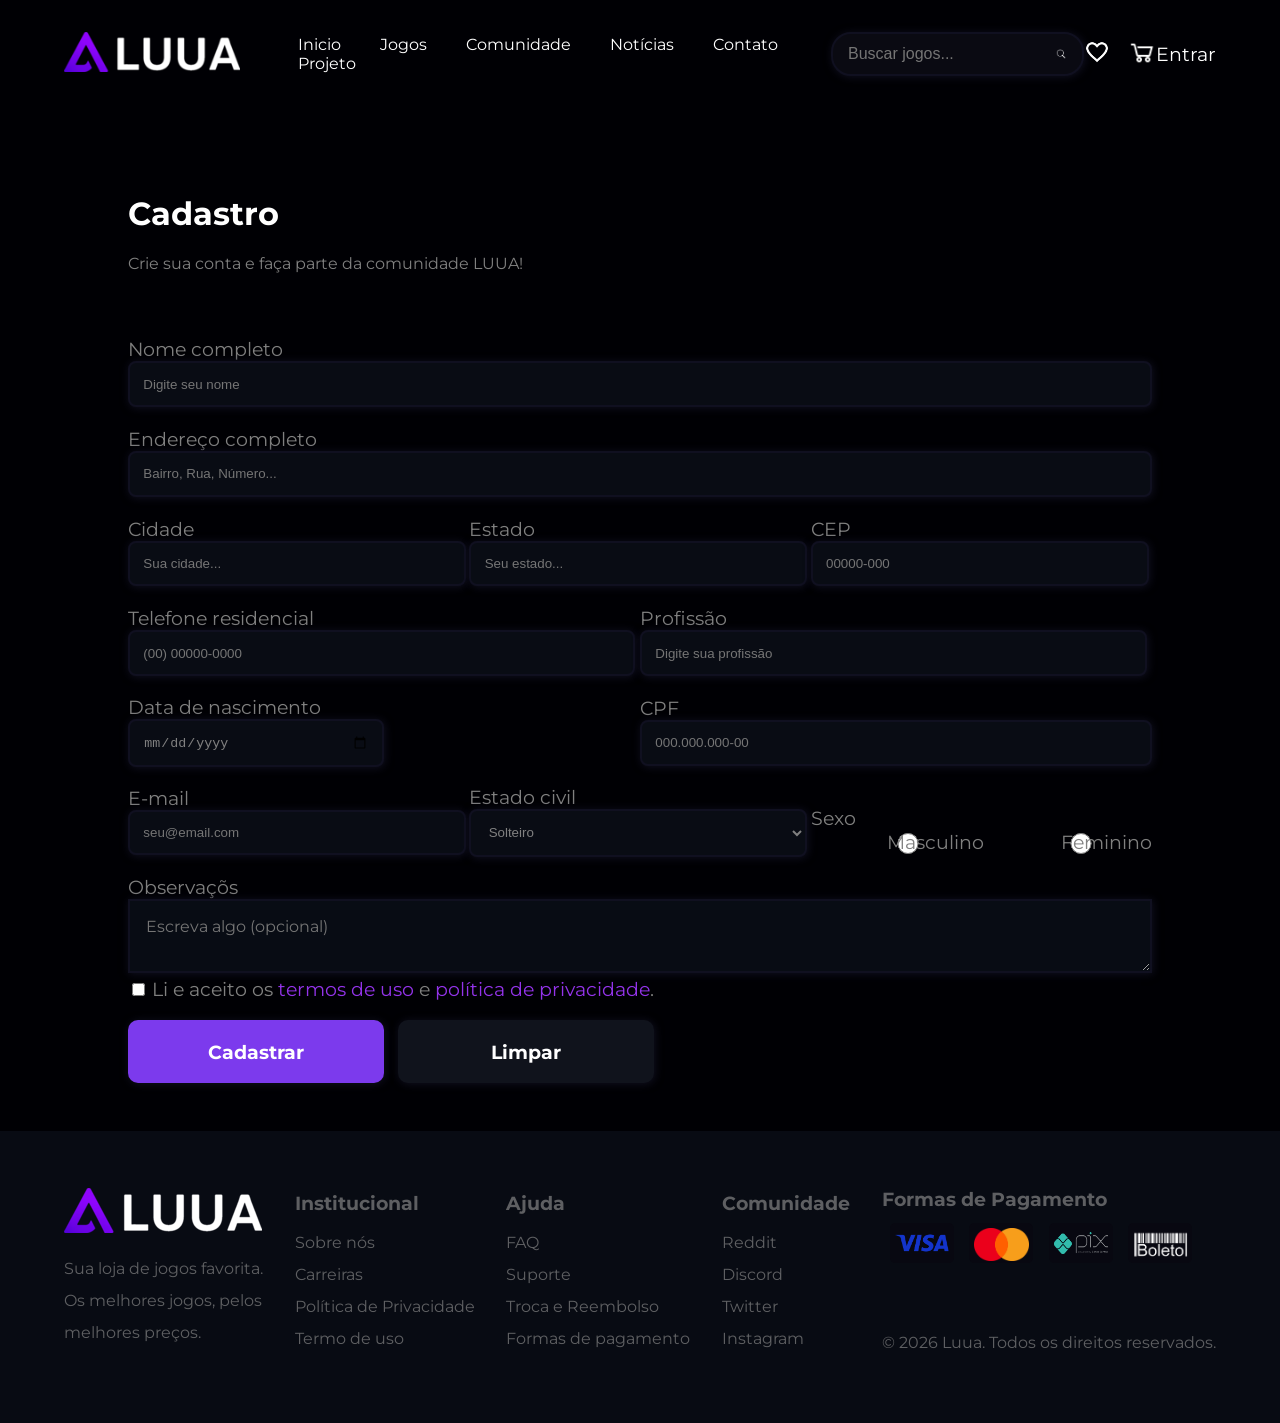
<file: cadastro.html>
<!DOCTYPE html>
<html lang="pt-br">
<head>
    <meta charset="UTF-8">
    <meta name="viewport" content="width=device-width, initial-scale=1.0">
    <title>Luua</title>
    <link rel="shortcut icon" href="images/favicon.ico" type="image/x-icon">
    <link rel="stylesheet" href="styles/style.css">
</head>
<body>
    <header>

            <div class="logo">
                <a href="index.html"><img src="images/logo.png" height="40px" alt="Logo Luua"></a>
            </div>

            <nav>
                <ul class="nav-links">
                    <li><a href="index.html">Inicio</a></li>
                    <li><a href="jogos.html">Jogos</a></li>
                    <li><a href="https://www.reddit.com/" target="_blank">Comunidade</a></li>
                    <li><a href="noticias.html">Notícias</a></li>
                    <li><a href="contato.html">Contato</a></li>
                    <li><a href="projeto.html">Projeto</a></li>
                </ul>
            </nav>


                <div class="nav-search">
                    <form action="#" method="get">
                        <input type="text" name="search" placeholder="Buscar jogos..."> 

                        <button type="submit">
                            <img src="images/lupa.png" alt="Buscar">
                        </button>
                    </form>
                </div>


            <div class="nav-buttons">
                <a href="#"><img src="images/fav.png" width="60%" alt="favorites"></a>
                
                <a href="#"><img class="cart" src="images/carrinho.png" width="65%" alt="cart"></a>
            </div>

            <div class="nav-login">
                    <a href="cadastro.html">Entrar</a>
            </div>

    </header>

    <main>
        <div class="main-login">
            <div class="login-title">
                <h1>Cadastro</h1>

                <p>
                    Crie sua conta e faça parte da comunidade LUUA!
                </p>
            </div>

            <div class="login-form">
            <form action="email@email.com" method="post">
                <div class="login-row1">
                    <label for="ilogin_name">Nome completo</label>
                    <input class="login-text" type="text" name="login_nome" id="ilogin_nome" placeholder="Digite seu nome">
                </div>

                <div class="login-row2">
                    <label for="ilogin_add">Endereço completo</label>
                    <input class="login-text" type="text" name="login_add" id="ilogin_add" placeholder="Bairro, Rua, Número...">
                </div>

                <div class="login-row3">
                    <div>
                        <label for="ilogin_city">Cidade</label><br />
                        <input class="login-text" type="text" name="login_city" id="ilogin_city" placeholder="Sua cidade...">
                    </div>

                    <div>
                        <label for="ilogin_state">Estado</label><br />
                        <input class="login-text" type="text" name="login_state" id="ilogin_state" placeholder="Seu estado...">
                    </div>

                    <div>
                        <label for="ilogin_state">CEP</label><br />
                        <input class="login-text" type="text" name="login_state" id="ilogin_state" placeholder="00000-000" pattern="^\d{5}-\d{3}$">
                    </div>

                </div>

                <div class="login-row4">
                        <div>
                            <label for="ilogin_tel">Telefone residencial</label><br />
                            <input class="login-text" type="text" name="login_tel" id="ilogin_tel" placeholder="(00) 00000-0000" pattern="^\(\d{2}\)\s\d{5}-\d{4}$">
                        </div>

                        <div>
                            <label for="ilogin_state">Profissão</label><br />
                            <input class="login-text" type="text" name="login_state" id="ilogin_state" placeholder="Digite sua profissão">
                        </div>
                </div>

                <div class="login-row5">
                    <div class="ayuda">
                        <label for="ilogin-birth">Data de nascimento</label>
                        <input class="login-date" type="date" name="login-birth" id="ilogin-birth">
                    </div>
                    <div>
                        <label for="ilogin_cpf">CPF</label>
                        <input class="login-text cpf" type="text" name="login_cpf" id="ilogin_cpf" placeholder="000.000.000-00" pattern="^\d{3}\.\d{3}\.\d{3}-\d{2}$">
                    </div>
                </div>

                <div class="login-row6">
                    <div>
                        <label for="ilogin_city">E-mail</label><br />
                        <input class="login-text" type="email" name="login_city" id="ilogin_city" placeholder="seu@email.com" pattern="^[^@\s]+@[^@\s]+\.[^@\s]+$">
                    </div>

                    <div class="ayuda">
                        <label for="ilogin_civil">Estado civil</label><br />
                        <select class="login-select" name="login_civil" id="ilogin_civil">
                            <option value="solteiro">Solteiro</option>
                            <option value="casado">Casado</option>
                            <option value="divorciado">Divorciado</option>
                            <option value="viuvo">Viúvo</option>
                        </select>
                    </div>

                    <div>
                        <label for="">Sexo</label>

                                    
                                            <div class="sex-radio">
                                                <input type="radio" name="masculino" id="imasculino">
                                                <label for="imasculino">Masculino</label>
                                                <input type="radio" name="masculino" id="imasculino">
                                                <label for="Feminino">Feminino</label>
                                            </div>
                                        

                    </div>

                </div>

                <div class="login-txta">
                    <label for="ilogin_obs">Observaçõs</label>
                    <textarea name="login_obs" id="ilogin_obs" placeholder="Escreva algo (opcional)"></textarea>
                </div>

                <div class="login-terms">
                    <input type="checkbox" name="login_terms" id="ilogin_terms">
                    <label for="ilogin_terms"> Li e aceito os <a href="#">termos de uso</a> e <a href="#">política de privacidade</a>.</label>
                </div>

                <div class="login-submit">
                    <input class="roxo" type="submit" value="Cadastrar">
                    <input type="reset" value="Limpar">
                </div>

            </form>
        </div>

        </div>

        

    </main>

    <footer>

        
            <div class="foot-col1">
                <img src="images/logo.png" alt="">
                <p>
                    Sua loja de jogos favorita. <br />
                    Os melhores jogos, pelos <br />
                    melhores preços.
                </p>
            </div>
            <div class="foot-col2">
            
                    <h1>Institucional</h1>
                <p>
                    <a href="#">Sobre nós</a> <br />
                    <a href="#">Carreiras</a> <br />
                    <a href="#">Política de Privacidade</a> <br />
                    <a href="#">Termo de uso</a>
                </p>
            </div>
            <div class="foot-col3">
                <h1>Ajuda</h1>
                <p>
                    <a href="#">FAQ</a> <br />
                    <a href="#">Suporte</a> <br />
                    <a href="#">Troca e Reembolso</a> <br />
                    <a href="#">Formas de pagamento</a>
                </p>
            </div>

            <div class="foot-col4">
                <h1>Comunidade</h1>
                <p>
                    <a href="#">Reddit</a> <br />
                    <a href="#">Discord</a> <br />
                    <a href="#">Twitter</a> <br />
                    <a href="#">Instagram</a>
                </p>
            </div>

            <div class="foot-col5">
            <h1>Formas de Pagamento</h1>
                <div class="foot-pay">

                    <div class="foot-visa">
                        <img src="images/visa.png" alt="">
                    </div>

                    <div class="foot-MC">
                        <img src="images/mc.png" alt="">
                    </div>
                    
                    <div class="foot-pix">
                        <img src="images/pix.png" alt="">
                    </div>

                    <div class="foot-boleto">
                        <img src="images/boleto.png" alt="">
                    </div>

               </div>
               <p>
                &copy; 2026 Luua. Todos os direitos reservados.
               </p>
            </div>
        

    </footer>
</body>
</html>
</file>
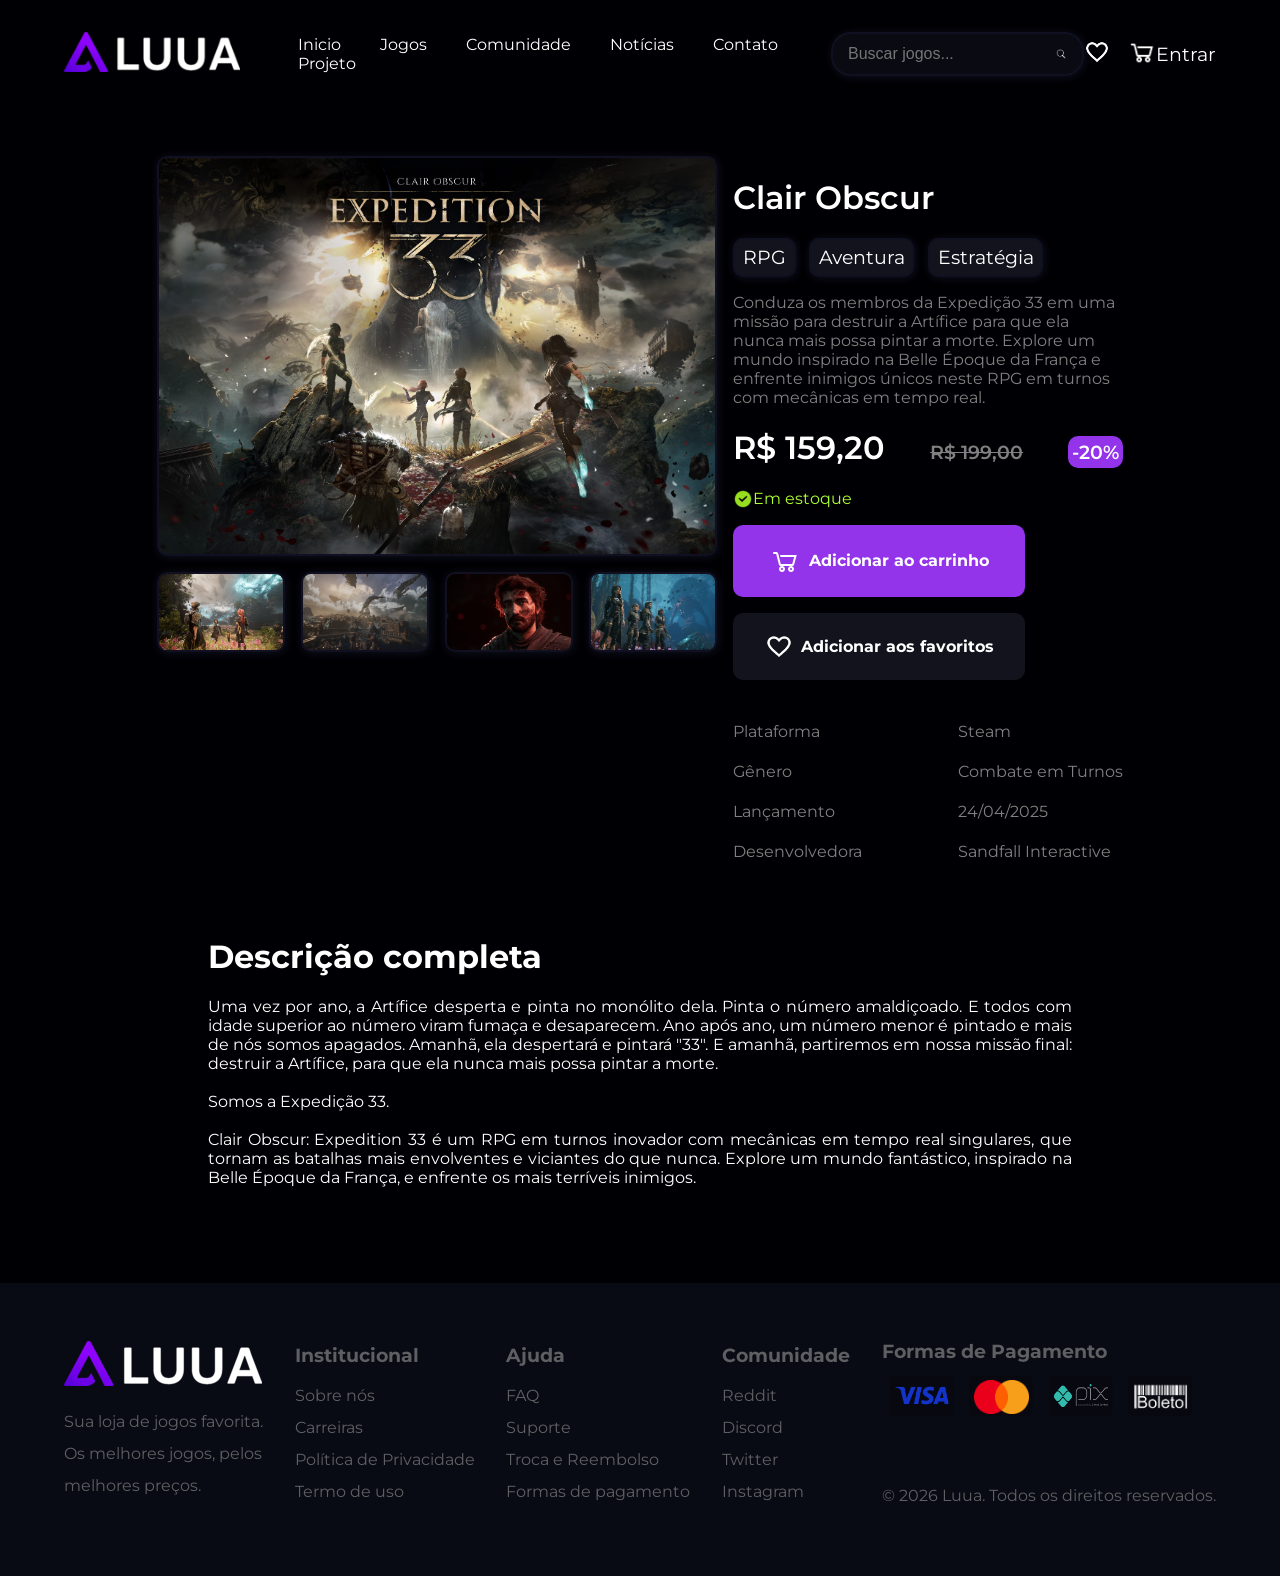
<file: clair_obscur.html>
<!DOCTYPE html>
<html lang="pt-br">
<head>
    <meta charset="UTF-8">
    <meta name="viewport" content="width=device-width, initial-scale=1.0">
    <title>Luua</title>
    <link rel="shortcut icon" href="images/favicon.ico" type="image/x-icon">
    <link rel="stylesheet" href="styles/style.css">
</head>
<body>
    <header>

            <div class="logo">
                <a href="index.html"><img src="images/logo.png" height="40px" alt="Logo Luua"></a>
            </div>

            <nav>
                <ul class="nav-links">
                    <li><a href="index.html">Inicio</a></li>
                    <li><a href="jogos.html">Jogos</a></li>
                    <li><a href="https://www.reddit.com/" target="_blank">Comunidade</a></li>
                    <li><a href="noticias.html">Notícias</a></li>
                    <li><a href="contato.html">Contato</a></li>
                    <li><a href="projeto.html">Projeto</a></li>
                </ul>
            </nav>


                <div class="nav-search">
                    <form action="#" method="get">
                        <input type="text" name="search" placeholder="Buscar jogos..."> 

                        <button type="submit">
                            <img src="images/lupa.png" alt="Buscar">
                        </button>
                    </form>
                </div>


            <div class="nav-buttons">
                <a href="#"><img src="images/fav.png" width="60%" alt="favorites"></a>
                
                <a href="#"><img class="cart" src="images/carrinho.png" width="65%" alt="cart"></a>
            </div>

            <div class="nav-login">
                    <a href="cadastro.html">Entrar</a>
            </div>

    </header>

    <main>
        <div class="main-prod">

            <div class="main-prod-top">
                <div class="prod-top-img ">
                    <div class="img-top co">

                    </div>

                    <div class="img-bot">
                        <div class="img-s co1">

                        </div>

                        <div class="img-s co2">

                        </div>

                        <div class="img-s co3">

                        </div>

                        <div class="img-s co4">

                        </div>
                    </div>
                </div>

                <div class="prod-text">
                    <h1>Clair Obscur</h1>
                    <div class="prod-genres">
                        <h2>RPG</h2>
                        <h2>Aventura</h2>
                        <h2>Estratégia</h2>
                    </div>

                    <p>
                        Conduza os membros da Expedição 33 em uma<br />
                        missão para destruir a Artífice para que ela<br />
                        nunca mais possa pintar a morte. Explore um<br />
                        mundo inspirado na Belle Époque da França e<br />
                        enfrente inimigos únicos neste RPG em turnos<br />
                        com mecânicas em tempo real.
                    </p>

                    <h1>R$ 159,20 &nbsp; &nbsp; <span class="prod-text-price">R$ 199,00</span> &nbsp; &nbsp; <span class="prod-text-discount">-20%</span></h1>

                    <div class="prod-estoque">
                        <img src="images/verify.png" alt="">
                        <span class="green">Em estoque</span>
                    </div>

                    <a class="prod-add-cart" href="#"><img src="images/carrinho.png" alt=""> Adicionar ao carrinho</a>

                    <a class="prod-add-list" href="#"><img src="images/fav.png" width="11%" alt="">Adicionar aos favoritos</a>

                    <div class="prod-desc">
                        <p>
                            Plataforma<br/>
                            Gênero<br/>
                            Lançamento<br/>
                            Desenvolvedora
                        </p>

                        <p>
                            Steam<br/>
                            Combate em Turnos<br/>
                            24/04/2025<br/>
                            Sandfall Interactive
                        </p>
                    </div>

                </div>

            </div>

            <div class="main-prod-bot">
                <h1>Descrição completa</h1>

                <p>
                    Uma vez por ano, a Artífice desperta e pinta no monólito dela. Pinta o número amaldiçoado. E todos com idade superior ao número viram fumaça e desaparecem. Ano após ano, um número menor é pintado e mais de nós somos apagados. Amanhã, ela despertará e pintará "33". E amanhã, partiremos em nossa missão final: destruir a Artífice, para que ela nunca mais possa pintar a morte.
                    <br /><br />
                    Somos a Expedição 33.
                    <br /><br />
                    Clair Obscur: Expedition 33 é um RPG em turnos inovador com mecânicas em tempo real singulares, que tornam as batalhas mais envolventes e viciantes do que nunca. Explore um mundo fantástico, inspirado na Belle Époque da França, e enfrente os mais terríveis inimigos.
                </p>
            </div>

        </div>
    </main>

    <footer>

        
            <div class="foot-col1">
                <img src="images/logo.png" alt="">
                <p>
                    Sua loja de jogos favorita. <br />
                    Os melhores jogos, pelos <br />
                    melhores preços.
                </p>
            </div>
            <div class="foot-col2">
            
                    <h1>Institucional</h1>
                <p>
                    <a href="#">Sobre nós</a> <br />
                    <a href="#">Carreiras</a> <br />
                    <a href="#">Política de Privacidade</a> <br />
                    <a href="#">Termo de uso</a>
                </p>
            </div>
            <div class="foot-col3">
                <h1>Ajuda</h1>
                <p>
                    <a href="#">FAQ</a> <br />
                    <a href="#">Suporte</a> <br />
                    <a href="#">Troca e Reembolso</a> <br />
                    <a href="#">Formas de pagamento</a>
                </p>
            </div>

            <div class="foot-col4">
                <h1>Comunidade</h1>
                <p>
                    <a href="#">Reddit</a> <br />
                    <a href="#">Discord</a> <br />
                    <a href="#">Twitter</a> <br />
                    <a href="#">Instagram</a>
                </p>
            </div>

            <div class="foot-col5">
            <h1>Formas de Pagamento</h1>
                <div class="foot-pay">

                    <div class="foot-visa">
                        <img src="images/visa.png" alt="">
                    </div>

                    <div class="foot-MC">
                        <img src="images/mc.png" alt="">
                    </div>
                    
                    <div class="foot-pix">
                        <img src="images/pix.png" alt="">
                    </div>

                    <div class="foot-boleto">
                        <img src="images/boleto.png" alt="">
                    </div>

               </div>
               <p>
                &copy; 2026 Luua. Todos os direitos reservados.
               </p>
            </div>
        

    </footer>
</body>
</html>
</file>
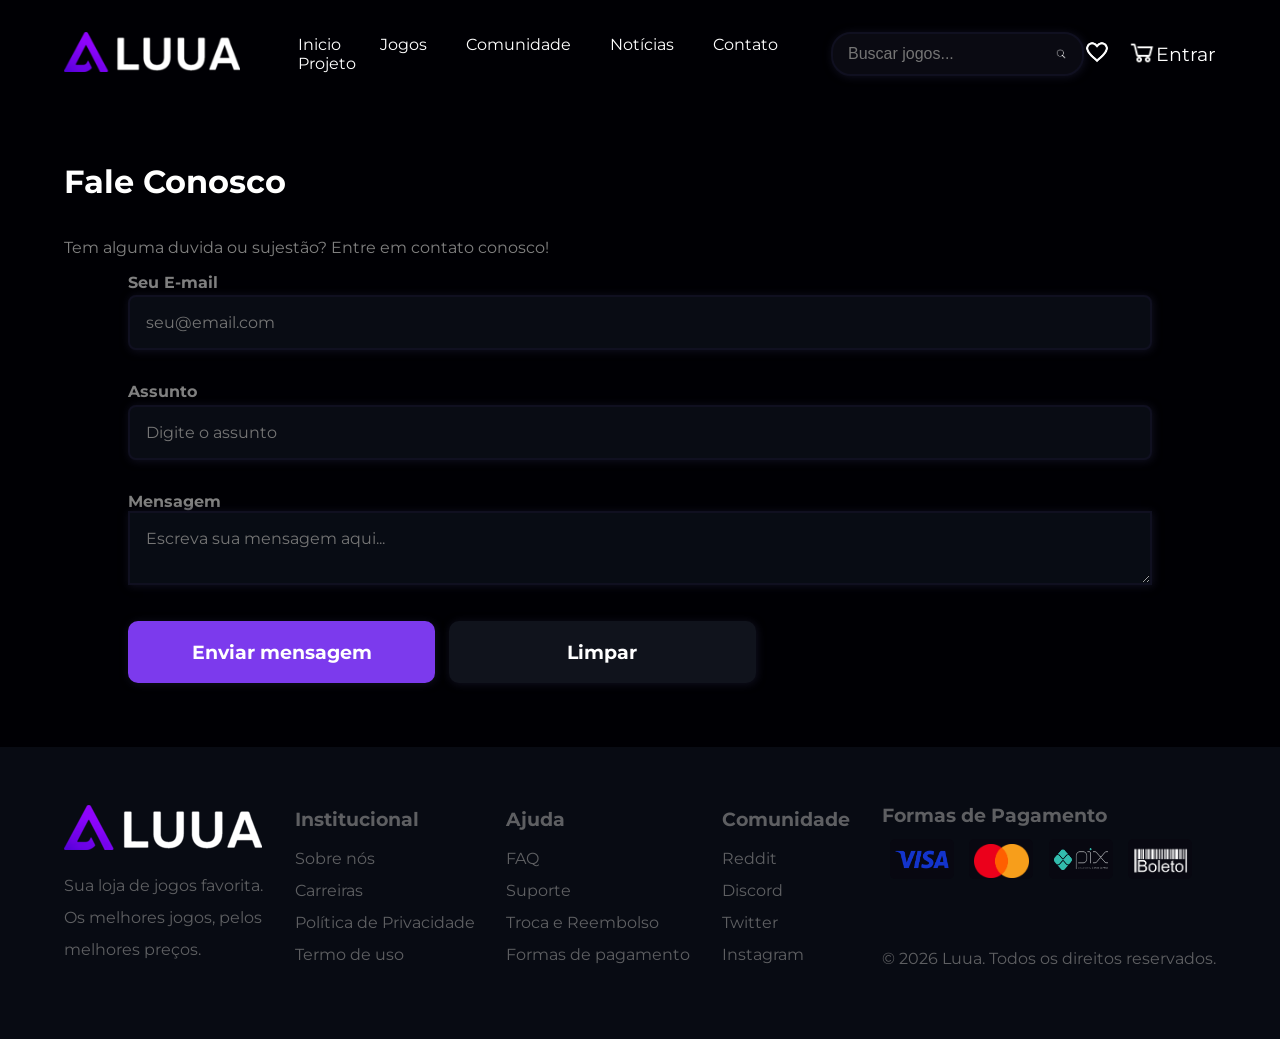
<file: contato.html>
<!DOCTYPE html>
<html lang="pt-br">
<head>
    <meta charset="UTF-8">
    <meta name="viewport" content="width=device-width, initial-scale=1.0">
    <title>Luua</title>
    <link rel="shortcut icon" href="images/favicon.ico" type="image/x-icon">
    <link rel="stylesheet" href="styles/style.css">
</head>
<body>
    <header>

            <div class="logo">
                <a href="index.html"><img src="images/logo.png" height="40px" alt="Logo Luua"></a>
            </div>

            <nav>
                <ul class="nav-links">
                    <li><a href="index.html">Inicio</a></li>
                    <li><a href="jogos.html">Jogos</a></li>
                    <li><a href="https://www.reddit.com/" target="_blank">Comunidade</a></li>
                    <li><a href="noticias.html">Notícias</a></li>
                    <li><a href="contato.html">Contato</a></li>
                    <li><a href="projeto.html">Projeto</a></li>
                </ul>
            </nav>


                <div class="nav-search">
                    <form action="#" method="get">
                        <input type="text" name="search" placeholder="Buscar jogos..."> 

                        <button type="submit">
                            <img src="images/lupa.png" alt="Buscar">
                        </button>
                    </form>
                </div>


            <div class="nav-buttons">
                <a href="#"><img src="images/fav.png" width="60%" alt="favorites"></a>
                
                <a href="#"><img class="cart" src="images/carrinho.png" width="65%" alt="cart"></a>
            </div>

            <div class="nav-login">
                    <a href="cadastro.html">Entrar</a>
            </div>

    </header>

    <main>
        <div class="main-contato">
            <div class="contato-title">
                <h1>
                    Fale Conosco
                </h1>

                <p>
                    Tem alguma duvida ou sujestão? Entre em contato conosco!
                </p>
            </div>

            <div class="contato-form">

                <form action="#" method="post">
                    
                    <div class="contato-txt">
                        <label for="icont_email">Seu E-mail</label> <br />
                        <input type="email" name="cont_email" id="icont_email" placeholder="seu@email.com">
                    </div>

                    <div class="contato-txt">
                        <label for="icont_assunto">Assunto</label> <br />
                        <input type="text" name="cont_assunto" id="icont_assunto" placeholder="Digite o assunto">
                    </div>

                    <div class="contato-txta">
                        <label for="icont_assunto">Mensagem</label> <br />
                        <textarea name="cont_msg" id="icont_msg" placeholder="Escreva sua mensagem aqui..."></textarea>
                    </div>

                    <div class="contato-submit">
                        <input class="roxo" type="submit" value="Enviar mensagem">
                        <input type="reset" value="Limpar">
                    </div>

                </form>

            </div>
        </div>
    </main>

    <footer>

        
            <div class="foot-col1">
                <img src="images/logo.png" alt="">
                <p>
                    Sua loja de jogos favorita. <br />
                    Os melhores jogos, pelos <br />
                    melhores preços.
                </p>
            </div>
            <div class="foot-col2">
            
                    <h1>Institucional</h1>
                <p>
                    <a href="#">Sobre nós</a> <br />
                    <a href="#">Carreiras</a> <br />
                    <a href="#">Política de Privacidade</a> <br />
                    <a href="#">Termo de uso</a>
                </p>
            </div>
            <div class="foot-col3">
                <h1>Ajuda</h1>
                <p>
                    <a href="#">FAQ</a> <br />
                    <a href="#">Suporte</a> <br />
                    <a href="#">Troca e Reembolso</a> <br />
                    <a href="#">Formas de pagamento</a>
                </p>
            </div>

            <div class="foot-col4">
                <h1>Comunidade</h1>
                <p>
                    <a href="#">Reddit</a> <br />
                    <a href="#">Discord</a> <br />
                    <a href="#">Twitter</a> <br />
                    <a href="#">Instagram</a>
                </p>
            </div>

            <div class="foot-col5">
            <h1>Formas de Pagamento</h1>
                <div class="foot-pay">

                    <div class="foot-visa">
                        <img src="images/visa.png" alt="">
                    </div>

                    <div class="foot-MC">
                        <img src="images/mc.png" alt="">
                    </div>
                    
                    <div class="foot-pix">
                        <img src="images/pix.png" alt="">
                    </div>

                    <div class="foot-boleto">
                        <img src="images/boleto.png" alt="">
                    </div>

               </div>
               <p>
                &copy; 2026 Luua. Todos os direitos reservados.
               </p>
            </div>
        

    </footer>
</body>
</html>
</file>
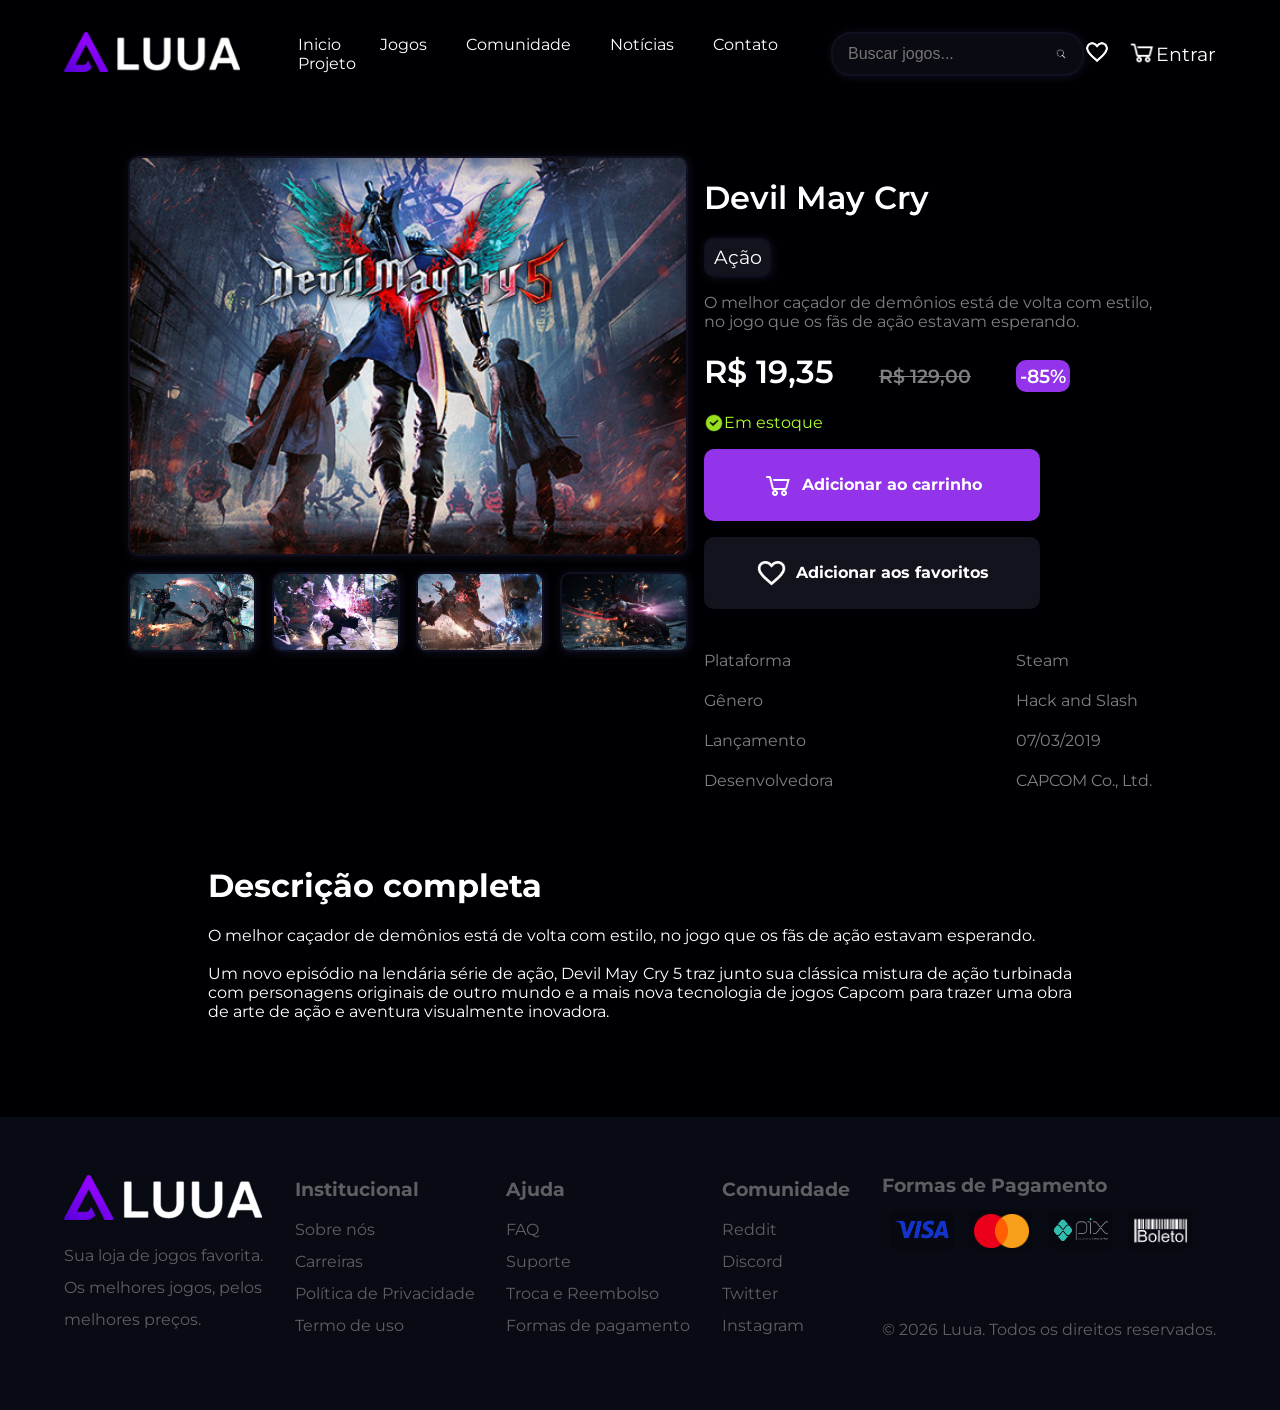
<file: devil_may_cry.html>
<!DOCTYPE html>
<html lang="pt-br">
<head>
    <meta charset="UTF-8">
    <meta name="viewport" content="width=device-width, initial-scale=1.0">
    <title>Luua</title>
    <link rel="shortcut icon" href="images/favicon.ico" type="image/x-icon">
    <link rel="stylesheet" href="styles/style.css">
</head>
<body>
    <header>

            <div class="logo">
                <a href="index.html"><img src="images/logo.png" height="40px" alt="Logo Luua"></a>
            </div>

            <nav>
                <ul class="nav-links">
                    <li><a href="index.html">Inicio</a></li>
                    <li><a href="jogos.html">Jogos</a></li>
                    <li><a href="https://www.reddit.com/" target="_blank">Comunidade</a></li>
                    <li><a href="noticias.html">Notícias</a></li>
                    <li><a href="contato.html">Contato</a></li>
                    <li><a href="projeto.html">Projeto</a></li>
                </ul>
            </nav>


                <div class="nav-search">
                    <form action="#" method="get">
                        <input type="text" name="search" placeholder="Buscar jogos..."> 

                        <button type="submit">
                            <img src="images/lupa.png" alt="Buscar">
                        </button>
                    </form>
                </div>


            <div class="nav-buttons">
                <a href="#"><img src="images/fav.png" width="60%" alt="favorites"></a>
                
                <a href="#"><img class="cart" src="images/carrinho.png" width="65%" alt="cart"></a>
            </div>

            <div class="nav-login">
                    <a href="cadastro.html">Entrar</a>
            </div>

    </header>

    <main>
        <div class="main-prod">

            <div class="main-prod-top">
                <div class="prod-top-img ">
                    <div class="img-top dmc">

                    </div>

                    <div class="img-bot">
                        <div class="img-s dmc1">

                        </div>

                        <div class="img-s dmc2">

                        </div>

                        <div class="img-s dmc3">

                        </div>

                        <div class="img-s dmc4">

                        </div>
                    </div>
                </div>

                <div class="prod-text">
                    <h1>Devil May Cry</h1>
                    <div class="prod-genres">
                        <h2>Ação</h2>
                    </div>

                    <p>
                        O melhor caçador de demônios está de volta com estilo,<br />
                        no jogo que os fãs de ação estavam esperando.
                    </p>

                    <h1>R$ 19,35 &nbsp; &nbsp; <span class="prod-text-price">R$ 129,00</span> &nbsp; &nbsp; <span class="prod-text-discount">-85%</span></h1>

                    <div class="prod-estoque">
                        <img src="images/verify.png" alt="">
                        <span class="green">Em estoque</span>
                    </div>

                    <a class="prod-add-cart" href="#"><img src="images/carrinho.png" alt=""> Adicionar ao carrinho</a>

                    <a class="prod-add-list" href="#"><img src="images/fav.png" width="11%" alt="">Adicionar aos favoritos</a>

                    <div class="prod-desc">
                        <p>
                            Plataforma<br/>
                            Gênero<br/>
                            Lançamento<br/>
                            Desenvolvedora
                        </p>

                        <p>
                            Steam<br/>
                            Hack and Slash<br/>
                            07/03/2019<br/>
                            CAPCOM Co., Ltd.
                        </p>
                    </div>

                </div>

            </div>

            <div class="main-prod-bot">
                <h1>Descrição completa</h1>

                <p>
                    O melhor caçador de demônios está de volta com estilo, no jogo que os fãs de ação estavam esperando.
                    <br /><br />
                    Um novo episódio na lendária série de ação, Devil May Cry 5 traz junto sua clássica mistura de ação turbinada com personagens originais de outro mundo e a mais nova tecnologia de jogos Capcom para trazer uma obra de arte de ação e aventura visualmente inovadora.
                </p>
            </div>

        </div>
    </main>

    <footer>

        
            <div class="foot-col1">
                <img src="images/logo.png" alt="">
                <p>
                    Sua loja de jogos favorita. <br />
                    Os melhores jogos, pelos <br />
                    melhores preços.
                </p>
            </div>
            <div class="foot-col2">
            
                    <h1>Institucional</h1>
                <p>
                    <a href="#">Sobre nós</a> <br />
                    <a href="#">Carreiras</a> <br />
                    <a href="#">Política de Privacidade</a> <br />
                    <a href="#">Termo de uso</a>
                </p>
            </div>
            <div class="foot-col3">
                <h1>Ajuda</h1>
                <p>
                    <a href="#">FAQ</a> <br />
                    <a href="#">Suporte</a> <br />
                    <a href="#">Troca e Reembolso</a> <br />
                    <a href="#">Formas de pagamento</a>
                </p>
            </div>

            <div class="foot-col4">
                <h1>Comunidade</h1>
                <p>
                    <a href="#">Reddit</a> <br />
                    <a href="#">Discord</a> <br />
                    <a href="#">Twitter</a> <br />
                    <a href="#">Instagram</a>
                </p>
            </div>

            <div class="foot-col5">
            <h1>Formas de Pagamento</h1>
                <div class="foot-pay">

                    <div class="foot-visa">
                        <img src="images/visa.png" alt="">
                    </div>

                    <div class="foot-MC">
                        <img src="images/mc.png" alt="">
                    </div>
                    
                    <div class="foot-pix">
                        <img src="images/pix.png" alt="">
                    </div>

                    <div class="foot-boleto">
                        <img src="images/boleto.png" alt="">
                    </div>

               </div>
               <p>
                &copy; 2026 Luua. Todos os direitos reservados.
               </p>
            </div>
        

    </footer>
</body>
</html>
</file>
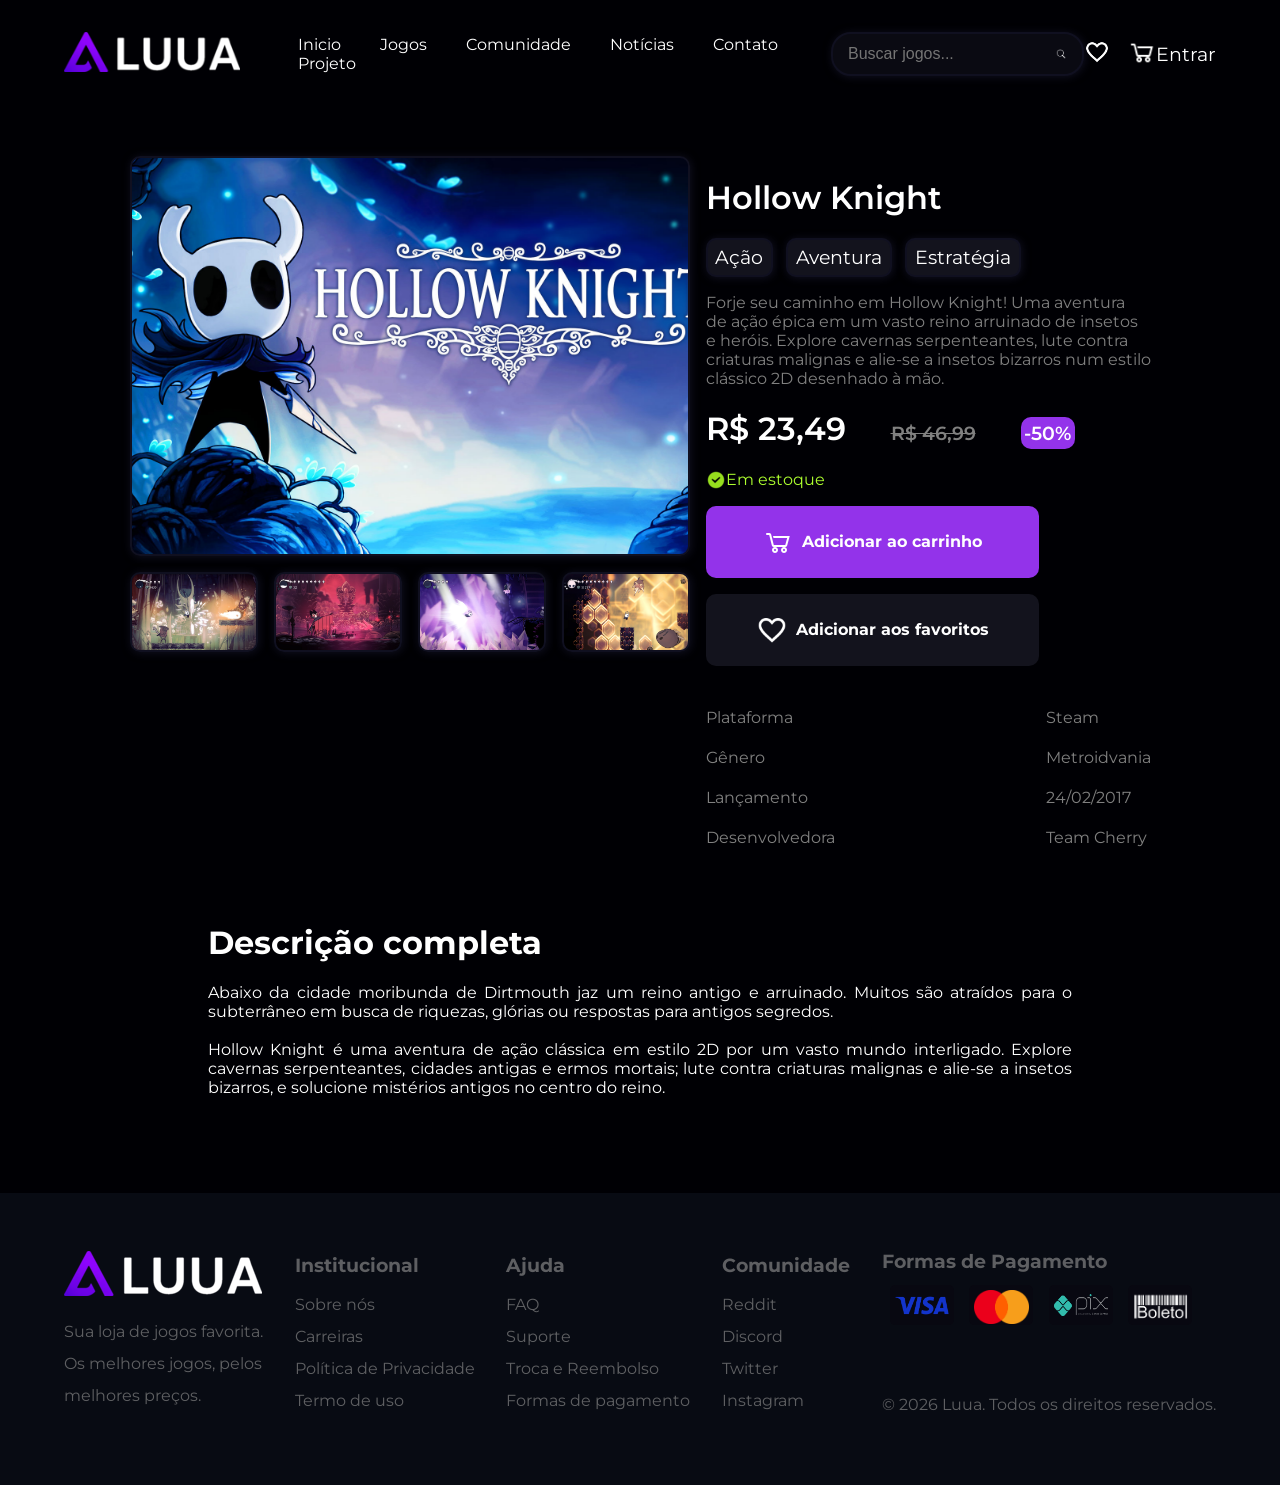
<file: hollow_knight.html>
<!DOCTYPE html>
<html lang="pt-br">
<head>
    <meta charset="UTF-8">
    <meta name="viewport" content="width=device-width, initial-scale=1.0">
    <title>Luua</title>
    <link rel="shortcut icon" href="images/favicon.ico" type="image/x-icon">
    <link rel="stylesheet" href="styles/style.css">
</head>
<body>
    <header>

            <div class="logo">
                <a href="index.html"><img src="images/logo.png" height="40px" alt="Logo Luua"></a>
            </div>

            <nav>
                <ul class="nav-links">
                    <li><a href="index.html">Inicio</a></li>
                    <li><a href="jogos.html">Jogos</a></li>
                    <li><a href="https://www.reddit.com/" target="_blank">Comunidade</a></li>
                    <li><a href="noticias.html">Notícias</a></li>
                    <li><a href="contato.html">Contato</a></li>
                    <li><a href="projeto.html">Projeto</a></li>
                </ul>
            </nav>


                <div class="nav-search">
                    <form action="#" method="get">
                        <input type="text" name="search" placeholder="Buscar jogos..."> 

                        <button type="submit">
                            <img src="images/lupa.png" alt="Buscar">
                        </button>
                    </form>
                </div>


            <div class="nav-buttons">
                <a href="#"><img src="images/fav.png" width="60%" alt="favorites"></a>
                
                <a href="#"><img class="cart" src="images/carrinho.png" width="65%" alt="cart"></a>
            </div>

            <div class="nav-login">
                    <a href="cadastro.html">Entrar</a>
            </div>

    </header>

    <main>
        <div class="main-prod">

            <div class="main-prod-top">
                <div class="prod-top-img ">
                    <div class="img-top hk">

                    </div>

                    <div class="img-bot">
                        <div class="img-s hk1">

                        </div>

                        <div class="img-s hk2">

                        </div>

                        <div class="img-s hk3">

                        </div>

                        <div class="img-s hk4">

                        </div>
                    </div>
                </div>

                <div class="prod-text">
                    <h1>Hollow Knight</h1>
                    <div class="prod-genres">
                        <h2>Ação</h2>
                        <h2>Aventura</h2>
                        <h2>Estratégia</h2>
                    </div>

                    <p>
                        Forje seu caminho em Hollow Knight! Uma aventura<br />
                        de ação épica em um vasto reino arruinado de insetos<br />
                        e heróis. Explore cavernas serpenteantes, lute contra<br />
                        criaturas malignas e alie-se a insetos bizarros num estilo<br />
                        clássico 2D desenhado à mão.
                    </p>

                    <h1>R$ 23,49 &nbsp; &nbsp; <span class="prod-text-price">R$ 46,99</span> &nbsp; &nbsp; <span class="prod-text-discount">-50%</span></h1>

                    <div class="prod-estoque">
                        <img src="images/verify.png" alt="">
                        <span class="green">Em estoque</span>
                    </div>

                    <a class="prod-add-cart" href="#"><img src="images/carrinho.png" alt=""> Adicionar ao carrinho</a>

                    <a class="prod-add-list" href="#"><img src="images/fav.png" width="11%" alt="">Adicionar aos favoritos</a>

                    <div class="prod-desc">
                        <p>
                            Plataforma<br/>
                            Gênero<br/>
                            Lançamento<br/>
                            Desenvolvedora
                        </p>

                        <p>
                            Steam<br/>
                            Metroidvania<br/>
                            24/02/2017<br/>
                            Team Cherry
                        </p>
                    </div>

                </div>

            </div>

            <div class="main-prod-bot">
                <h1>Descrição completa</h1>

                <p>
                    Abaixo da cidade moribunda de Dirtmouth jaz um reino antigo e arruinado. Muitos são atraídos para o subterrâneo em busca de riquezas, glórias ou respostas para antigos segredos.<br /><br />

                    Hollow Knight é uma aventura de ação clássica em estilo 2D por um vasto mundo interligado. Explore cavernas serpenteantes, cidades antigas e ermos mortais; lute contra criaturas malignas e alie-se a insetos bizarros, e solucione mistérios antigos no centro do reino.
                </p>
            </div>

        </div>
    </main>

    <footer>

        
            <div class="foot-col1">
                <img src="images/logo.png" alt="">
                <p>
                    Sua loja de jogos favorita. <br />
                    Os melhores jogos, pelos <br />
                    melhores preços.
                </p>
            </div>
            <div class="foot-col2">
            
                    <h1>Institucional</h1>
                <p>
                    <a href="#">Sobre nós</a> <br />
                    <a href="#">Carreiras</a> <br />
                    <a href="#">Política de Privacidade</a> <br />
                    <a href="#">Termo de uso</a>
                </p>
            </div>
            <div class="foot-col3">
                <h1>Ajuda</h1>
                <p>
                    <a href="#">FAQ</a> <br />
                    <a href="#">Suporte</a> <br />
                    <a href="#">Troca e Reembolso</a> <br />
                    <a href="#">Formas de pagamento</a>
                </p>
            </div>

            <div class="foot-col4">
                <h1>Comunidade</h1>
                <p>
                    <a href="#">Reddit</a> <br />
                    <a href="#">Discord</a> <br />
                    <a href="#">Twitter</a> <br />
                    <a href="#">Instagram</a>
                </p>
            </div>

            <div class="foot-col5">
            <h1>Formas de Pagamento</h1>
                <div class="foot-pay">

                    <div class="foot-visa">
                        <img src="images/visa.png" alt="">
                    </div>

                    <div class="foot-MC">
                        <img src="images/mc.png" alt="">
                    </div>
                    
                    <div class="foot-pix">
                        <img src="images/pix.png" alt="">
                    </div>

                    <div class="foot-boleto">
                        <img src="images/boleto.png" alt="">
                    </div>

               </div>
               <p>
                &copy; 2026 Luua. Todos os direitos reservados.
               </p>
            </div>
        

    </footer>
</body>
</html>
</file>
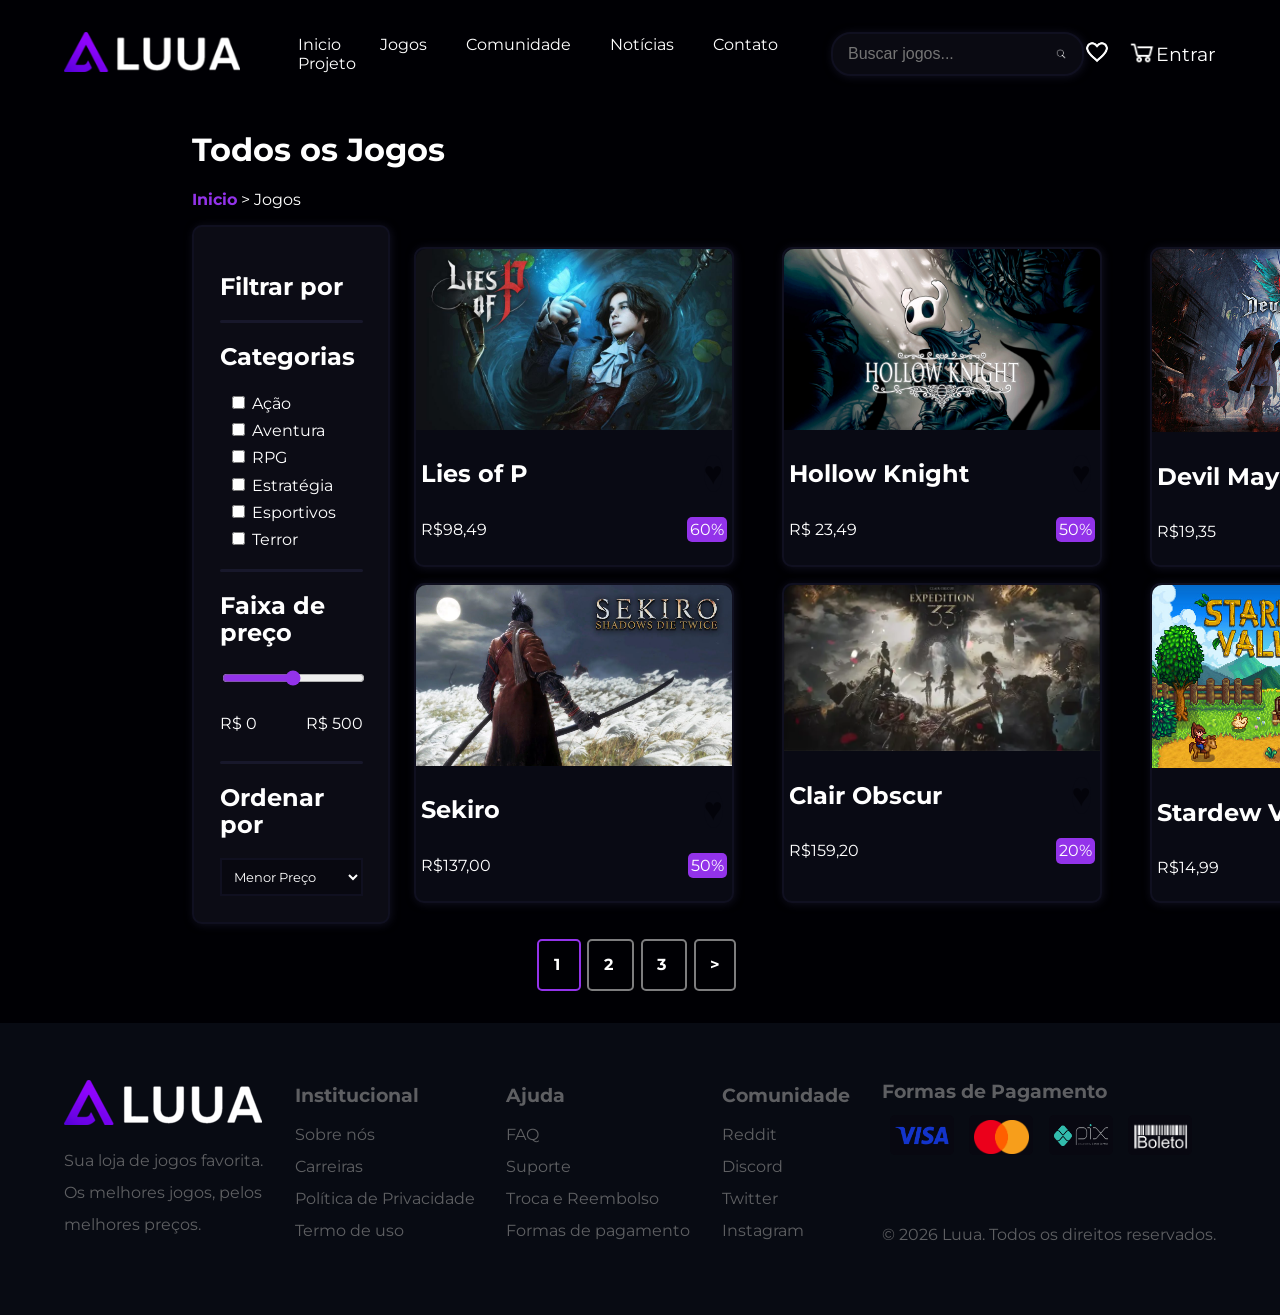
<file: jogos.html>
<!DOCTYPE html>
<html lang="pt-br">
<head>
    <meta charset="UTF-8">
    <meta name="viewport" content="width=device-width, initial-scale=1.0">
    <title>Luua</title>
    <link rel="shortcut icon" href="images/favicon.ico" type="image/x-icon">
    <link rel="stylesheet" href="styles/style.css">
</head>
<body>
    <header>

            <div class="logo">
                <a href="index.html"><img src="images/logo.png" height="40px" alt="Logo Luua"></a>
            </div>

            <nav>
                <ul class="nav-links">
                    <li><a href="index.html">Inicio</a></li>
                    <li><a href="jogos.html">Jogos</a></li>
                    <li><a href="https://www.reddit.com/" target="_blank">Comunidade</a></li>
                    <li><a href="noticias.html">Notícias</a></li>
                    <li><a href="contato.html">Contato</a></li>
                    <li><a href="projeto.html">Projeto</a></li>
                </ul>
            </nav>


                <div class="nav-search">
                    <form action="#" method="get">
                        <input type="text" name="search" placeholder="Buscar jogos..."> 

                        <button type="submit">
                            <img src="images/lupa.png" alt="Buscar">
                        </button>
                    </form>
                </div>


            <div class="nav-buttons">
                <a href="#"><img src="images/fav.png" width="60%" alt="favorites"></a>
                
                <a href="#"><img class="cart" src="images/carrinho.png" width="65%" alt="cart"></a>
            </div>

            <div class="nav-login">
                    <a href="cadastro.html">Entrar</a>
            </div>

    </header>

    <main>
        <div class="main-jogos">
            <div class="main-jogos-start">
                <div class="start-text">
                    <h1>Todos os Jogos</h1>
                    <p>
                        <span class="purple">Inicio</span> > Jogos
                    </p>
                </div>
            </div>

            <div class="main-jogos-center">
                <div class="jogos-filter">
                    <h2>Filtrar por</h2>
                    <hr>
                    <h2>Categorias</h2>
                    <ul>
                        <li>
                            <input type="checkbox" name="acao">
                            Ação
                        </li>

                        <li>
                            <input type="checkbox" name="aventura">
                            Aventura
                        </li>

                        <li>
                            <input type="checkbox" name="rpg">
                            RPG
                        </li>

                        <li>
                            <input type="checkbox" name="estrategia">
                            Estratégia
                        </li>

                        <li>
                            <input type="checkbox" name="sport">
                            Esportivos
                        </li>

                        <li>
                            <input type="checkbox" name="terror">
                            Terror
                        </li>
                    </ul>
                    <hr>
                    <h2>Faixa de preço</h2>
                    
                        <input class="jogos-range" type="range" min="0" max="500">

                        <div class="range-bot">
                            <p>
                                R$ 0
                            </p>
                            <p>
                                R$ 500
                            </p>
                        </div>
                    <hr>
                    <h2>Ordenar por</h2>
                    <select class="jogos-select" name="order" id="order">
                        <option value="menor_preco">Menor Preço</option>
                        <option value="maior_preco">Maior Preço</option>
                        <option value="avaliacao">Maior Avaliação</option>
                        <option value="lancamento">Lançamento</option>
                    </select>
                    
                </div>

                <div class="jogos-lista">
                    <div class="jogos-linha1">

                       <div class="card grande">
                        
                            <a href="lies_of_p.html">
                                <img src="images/game_banners/lies_of_p.jpg" alt="">
                                <div class="info">
                                    <div class="info-top">
                                        <h1>Lies of P</h1>
                                        <button class="fav">
                                            &hearts;
                                        </button>
                                    </div>
                                    <div class="info-bot">
                                        <span class="game-price">R$98,49</span>
                                        <span class="game-discount">60%</span>
                                    </div>
                                </div>
                            </a>
                        
                    </div>

                    <div class="card grande">
                        <a href="hollow_knight.html">
                            <img src="images/game_banners/hollow_knight.jpg" alt="">
                            <div class="info">
                                <div class="info-top">
                                    <h1>Hollow Knight</h1>
                                    <button class="fav">
                                        &hearts;
                                    </button>
                                </div>
                                <div class="info-bot">
                                    <span class="game-price">R$ 23,49</span>
                                    <span class="game-discount">50%</span>
                                </div>
                            </div>
                        </a>
                    </div>
                    
                    <div class="card grande">
                        <a href="devil_may_cry.html">
                            <img src="images/game_banners/devil_may_cry.jpg" alt="">
                            <div class="info">
                                <div class="info-top">
                                    <h1>Devil May Cry</h1>
                                    <button class="fav">
                                        &hearts;
                                    </button>
                                </div>
                                <div class="info-bot">
                                    <span class="game-price">R$19,35</span>
                                    <span class="game-discount">85%</span>
                                </div>
                            </div>
                        </a>
                    </div>



                    
                    </div>

                    <div class="jogos-linha2">

                        <div class="card grande">
                        <a href="sekiro.html">
                            <img src="images/game_banners/sekiro.jpg" alt="">
                            <div class="info">
                                <div class="info-top">
                                    <h1>Sekiro</h1>
                                    <button class="fav">
                                        &hearts;
                                    </button>
                                </div>
                                <div class="info-bot">
                                    <span class="game-price">R$137,00</span>
                                    <span class="game-discount">50%</span>
                                </div>
                            </div>
                        </a>
                    </div>

                    <div class="card grande">
                        <a href="clair_obscur.html">
                            <img src="images/game_banners/clair_obscure.webp" alt="">
                            <div class="info">
                                <div class="info-top">
                                    <h1>Clair Obscur</h1>
                                    <button class="fav">
                                        &hearts;
                                    </button>
                                </div>
                                <div class="info-bot">
                                    <span class="game-price">R$159,20</span>
                                    <span class="game-discount">20%</span>
                                </div>
                            </div>
                        </a>
                </div>

                <div class="card grande">
                    
                    <a href="stardew_valley.html">
                        <img src="images/game_banners/stardew_valley.jpg" alt="">
                        <div class="info">
                            <div class="info-top">
                                <h1>Stardew Valley</h1>
                                <button class="fav">
                                    &hearts;
                                </button>
                            </div>
                            <div class="info-bot">
                                <span class="game-price">R$14,99</span>
                                <span class="game-discount">40%</span>
                            </div>
                        </div>
                    </a>

                </div>

                    </div>
                </div>
            </div>

            <div class="main-jogos-bottom">
                <span class="purple-a">
                    <a href="#">
                        1
                    </a>
                </span>

                <a href="#">
                    2
                </a>

                <a href="#">
                    3
                </a>

                <a href="#">
                    >
                </a>
            </div>




        </div>
    </main>

    <footer>

        
            <div class="foot-col1">
                <img src="images/logo.png" alt="">
                <p>
                    Sua loja de jogos favorita. <br />
                    Os melhores jogos, pelos <br />
                    melhores preços.
                </p>
            </div>
            <div class="foot-col2">
            
                    <h1>Institucional</h1>
                <p>
                    <a href="#">Sobre nós</a> <br />
                    <a href="#">Carreiras</a> <br />
                    <a href="#">Política de Privacidade</a> <br />
                    <a href="#">Termo de uso</a>
                </p>
            </div>
            <div class="foot-col3">
                <h1>Ajuda</h1>
                <p>
                    <a href="#">FAQ</a> <br />
                    <a href="#">Suporte</a> <br />
                    <a href="#">Troca e Reembolso</a> <br />
                    <a href="#">Formas de pagamento</a>
                </p>
            </div>

            <div class="foot-col4">
                <h1>Comunidade</h1>
                <p>
                    <a href="#">Reddit</a> <br />
                    <a href="#">Discord</a> <br />
                    <a href="#">Twitter</a> <br />
                    <a href="#">Instagram</a>
                </p>
            </div>

            <div class="foot-col5">
            <h1>Formas de Pagamento</h1>
                <div class="foot-pay">

                    <div class="foot-visa">
                        <img src="images/visa.png" alt="">
                    </div>

                    <div class="foot-MC">
                        <img src="images/mc.png" alt="">
                    </div>
                    
                    <div class="foot-pix">
                        <img src="images/pix.png" alt="">
                    </div>

                    <div class="foot-boleto">
                        <img src="images/boleto.png" alt="">
                    </div>

               </div>
               <p>
                &copy; 2026 Luua. Todos os direitos reservados.
               </p>
            </div>
        

    </footer>
</body>
</html>
</file>
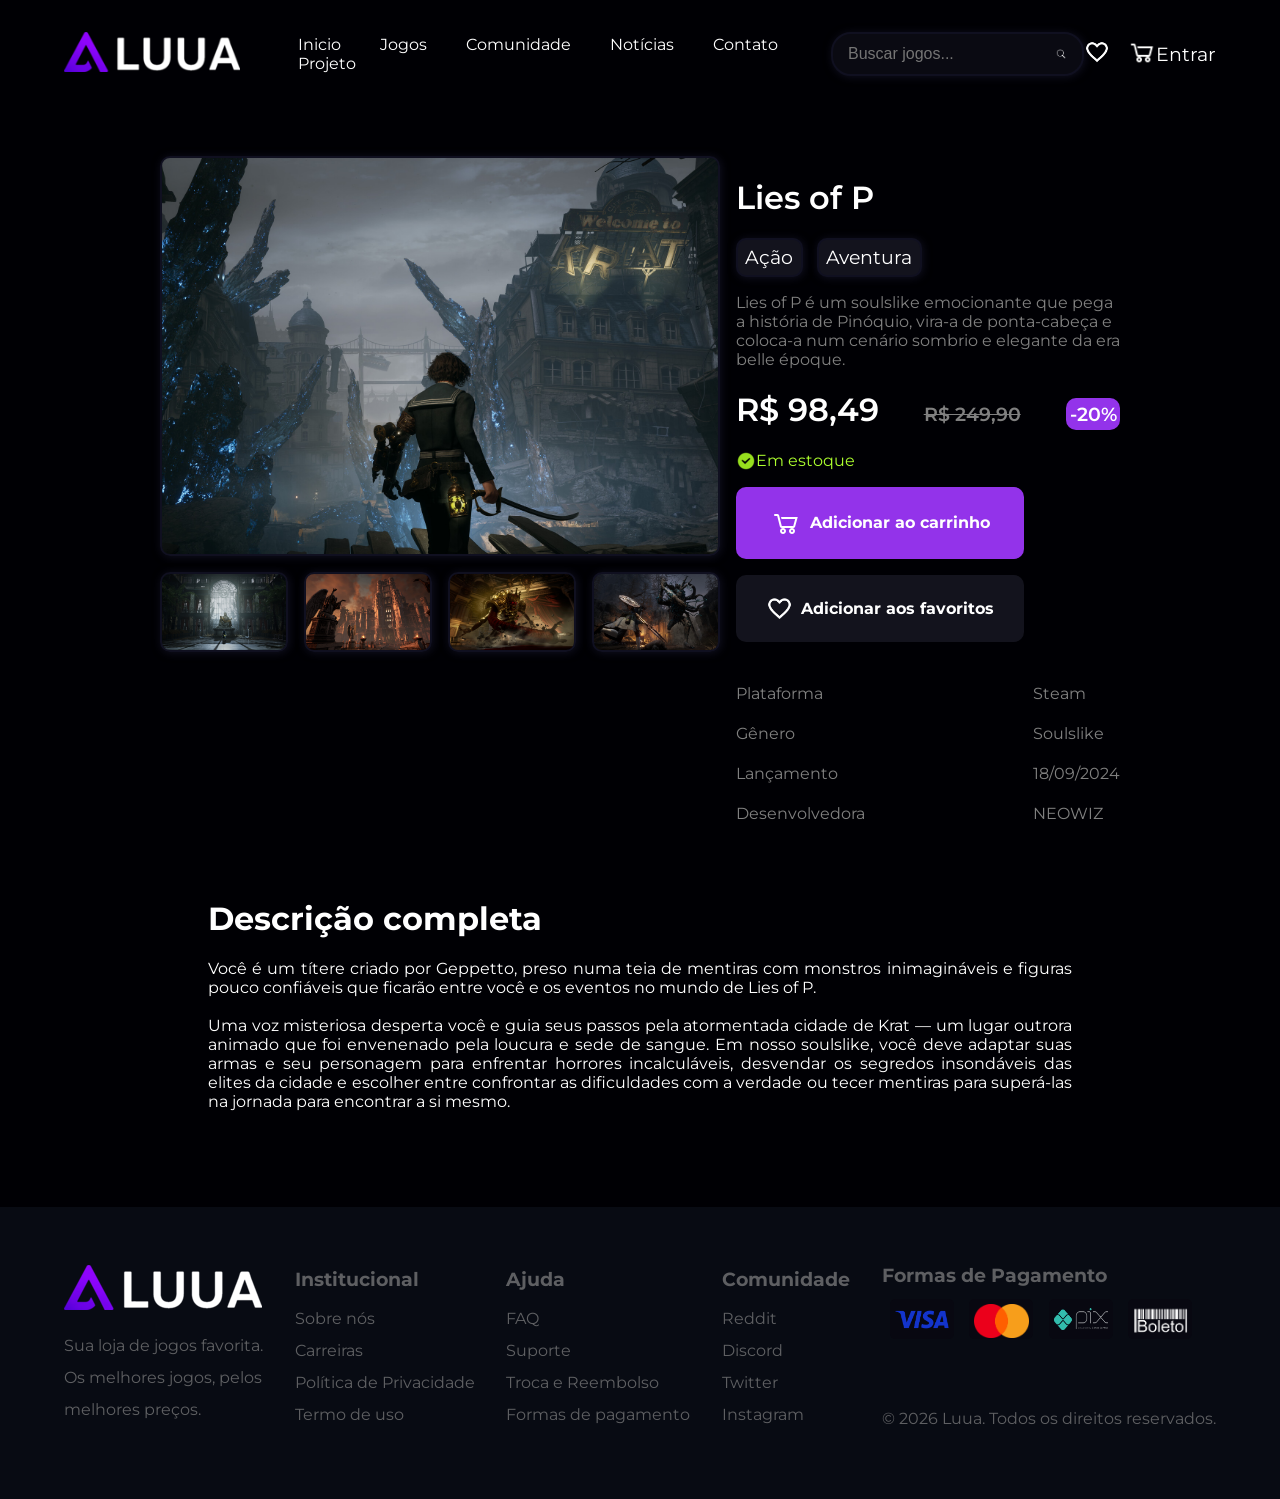
<file: lies_of_p.html>
<!DOCTYPE html>
<html lang="pt-br">
<head>
    <meta charset="UTF-8">
    <meta name="viewport" content="width=device-width, initial-scale=1.0">
    <title>Luua</title>
    <link rel="shortcut icon" href="images/favicon.ico" type="image/x-icon">
    <link rel="stylesheet" href="styles/style.css">
</head>
<body>
    <header>

            <div class="logo">
                <a href="index.html"><img src="images/logo.png" height="40px" alt="Logo Luua"></a>
            </div>

            <nav>
                <ul class="nav-links">
                    <li><a href="index.html">Inicio</a></li>
                    <li><a href="jogos.html">Jogos</a></li>
                    <li><a href="https://www.reddit.com/" target="_blank">Comunidade</a></li>
                    <li><a href="noticias.html">Notícias</a></li>
                    <li><a href="contato.html">Contato</a></li>
                    <li><a href="projeto.html">Projeto</a></li>
                </ul>
            </nav>


                <div class="nav-search">
                    <form action="#" method="get">
                        <input type="text" name="search" placeholder="Buscar jogos..."> 

                        <button type="submit">
                            <img src="images/lupa.png" alt="Buscar">
                        </button>
                    </form>
                </div>


            <div class="nav-buttons">
                <a href="#"><img src="images/fav.png" width="60%" alt="favorites"></a>
                
                <a href="#"><img class="cart" src="images/carrinho.png" width="65%" alt="cart"></a>
            </div>

            <div class="nav-login">
                    <a href="cadastro.html">Entrar</a>
            </div>

    </header>

    <main>
        <div class="main-prod">

            <div class="main-prod-top">
                <div class="prod-top-img">
                    <div class="img-top lop">

                    </div>

                    <div class="img-bot">
                        <div class="img-s lop1">

                        </div>

                        <div class="img-s lop2">

                        </div>

                        <div class="img-s lop3">

                        </div>

                        <div class="img-s lop4">

                        </div>
                    </div>
                </div>

                <div class="prod-text">
                    <h1>Lies of P</h1>
                    <div class="prod-genres">
                        <h2>Ação</h2>
                        <h2>Aventura</h2>
                    </div>

                    <p>
                        Lies of P é um soulslike emocionante que pega <br />
                        a história de Pinóquio, vira-a de ponta-cabeça e <br />
                        coloca-a num cenário sombrio e elegante da era <br />
                        belle époque. 
                    </p>

                    <h1>R$ 98,49 &nbsp; &nbsp; <span class="prod-text-price">R$ 249,90</span> &nbsp; &nbsp; <span class="prod-text-discount">-20%</span></h1>

                    <div class="prod-estoque">
                        <img src="images/verify.png" alt="">
                        <span class="green">Em estoque</span>
                    </div>

                    <a class="prod-add-cart" href="#"><img src="images/carrinho.png" alt=""> Adicionar ao carrinho</a>

                    <a class="prod-add-list" href="#"><img src="images/fav.png" width="11%" alt="">Adicionar aos favoritos</a>

                    <div class="prod-desc">
                        <p>
                            Plataforma<br/>
                            Gênero<br/>
                            Lançamento<br/>
                            Desenvolvedora
                        </p>

                        <p>
                            Steam<br/>
                            Soulslike<br/>
                            18/09/2024<br/>
                            NEOWIZ
                        </p>
                    </div>

                </div>

            </div>

            <div class="main-prod-bot">
                <h1>Descrição completa</h1>

                <p>
                    Você é um títere criado por Geppetto, preso numa teia de mentiras com monstros inimagináveis e figuras pouco confiáveis que ficarão entre você e os eventos no mundo de Lies of P. <br /><br />

                    Uma voz misteriosa desperta você e guia seus passos pela atormentada cidade de Krat — um lugar outrora animado que foi envenenado pela loucura e sede de sangue. Em nosso soulslike, você deve adaptar suas armas e seu personagem para enfrentar horrores incalculáveis, desvendar os segredos insondáveis das elites da cidade e escolher entre confrontar as dificuldades com a verdade ou tecer mentiras para superá-las na jornada para encontrar a si mesmo.
                </p>
            </div>

        </div>
    </main>

    <footer>

        
            <div class="foot-col1">
                <img src="images/logo.png" alt="">
                <p>
                    Sua loja de jogos favorita. <br />
                    Os melhores jogos, pelos <br />
                    melhores preços.
                </p>
            </div>
            <div class="foot-col2">
            
                    <h1>Institucional</h1>
                <p>
                    <a href="#">Sobre nós</a> <br />
                    <a href="#">Carreiras</a> <br />
                    <a href="#">Política de Privacidade</a> <br />
                    <a href="#">Termo de uso</a>
                </p>
            </div>
            <div class="foot-col3">
                <h1>Ajuda</h1>
                <p>
                    <a href="#">FAQ</a> <br />
                    <a href="#">Suporte</a> <br />
                    <a href="#">Troca e Reembolso</a> <br />
                    <a href="#">Formas de pagamento</a>
                </p>
            </div>

            <div class="foot-col4">
                <h1>Comunidade</h1>
                <p>
                    <a href="#">Reddit</a> <br />
                    <a href="#">Discord</a> <br />
                    <a href="#">Twitter</a> <br />
                    <a href="#">Instagram</a>
                </p>
            </div>

            <div class="foot-col5">
            <h1>Formas de Pagamento</h1>
                <div class="foot-pay">

                    <div class="foot-visa">
                        <img src="images/visa.png" alt="">
                    </div>

                    <div class="foot-MC">
                        <img src="images/mc.png" alt="">
                    </div>
                    
                    <div class="foot-pix">
                        <img src="images/pix.png" alt="">
                    </div>

                    <div class="foot-boleto">
                        <img src="images/boleto.png" alt="">
                    </div>

               </div>
               <p>
                &copy; 2026 Luua. Todos os direitos reservados.
               </p>
            </div>
        

    </footer>
</body>
</html>
</file>
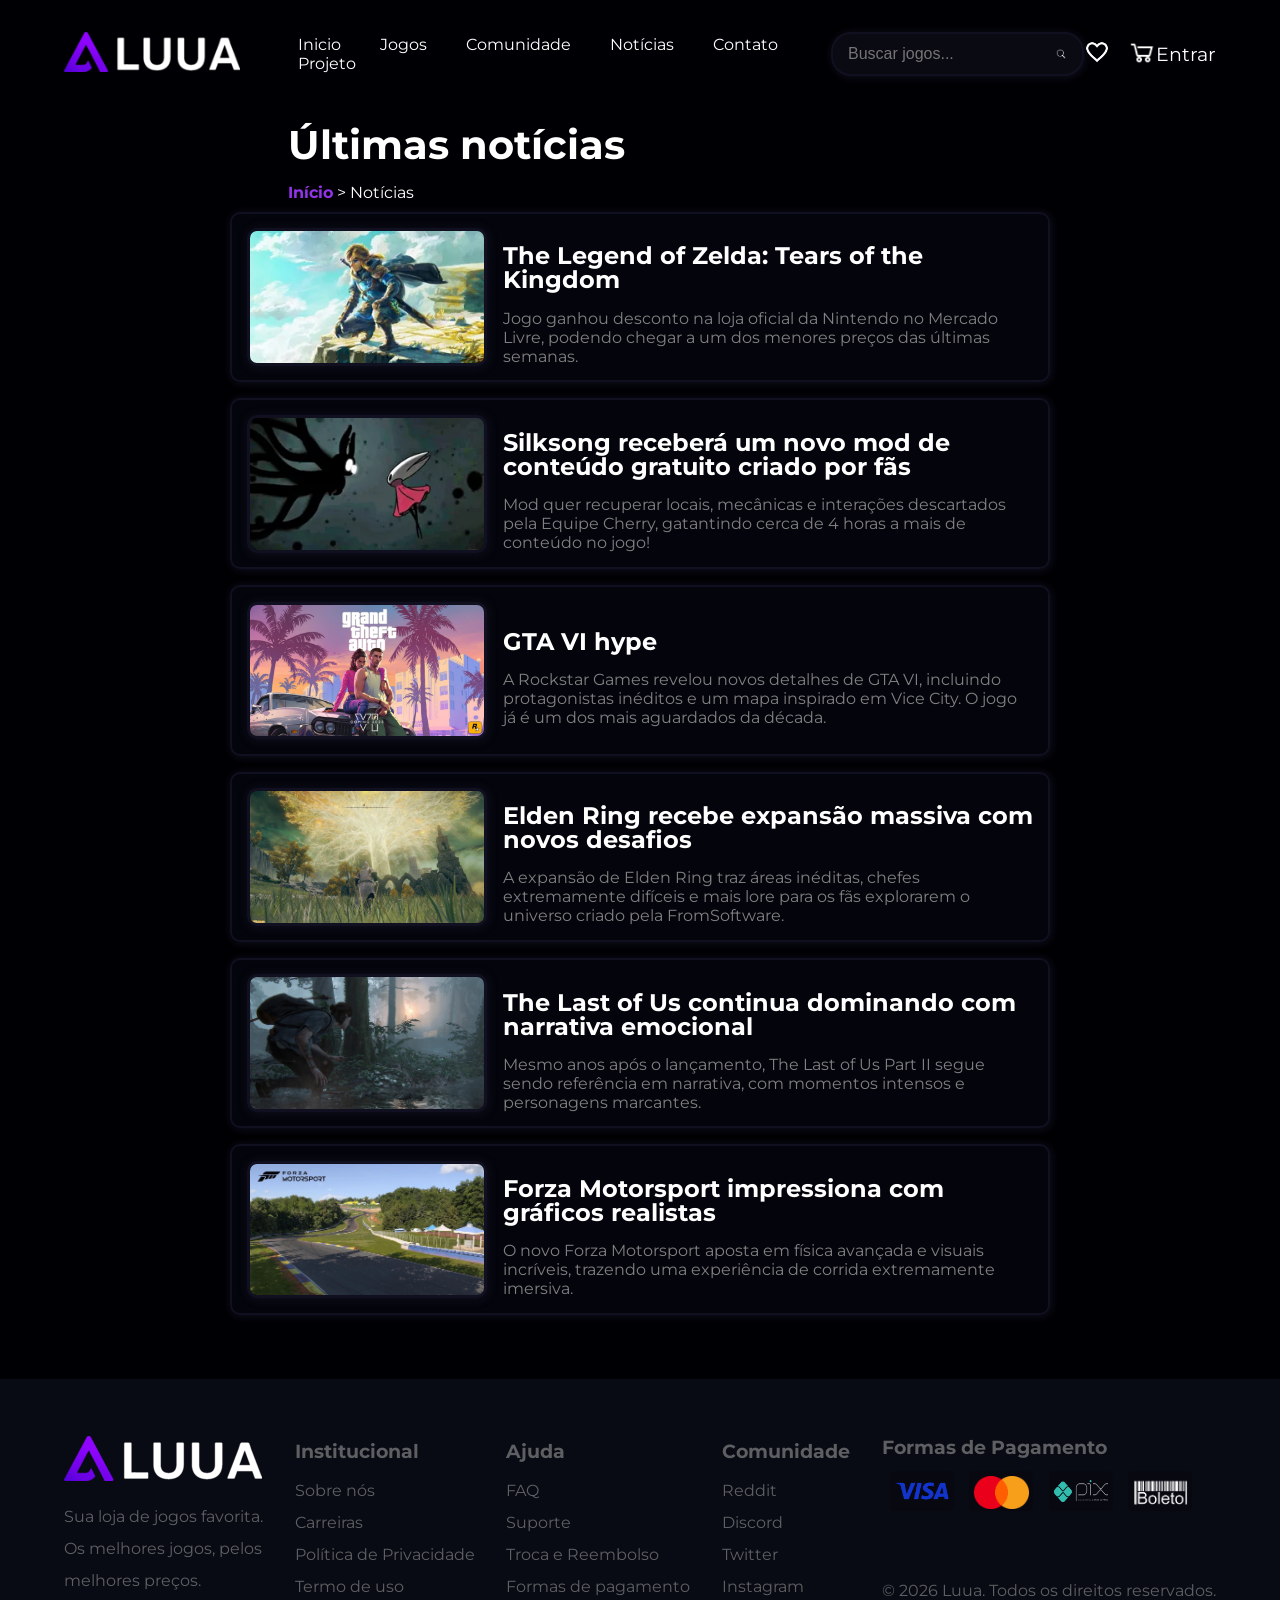
<file: noticias.html>
<!DOCTYPE html>
<html lang="pt-br">
<head>
    <meta charset="UTF-8">
    <meta name="viewport" content="width=device-width, initial-scale=1.0">
    <title>Luua</title>
    <link rel="shortcut icon" href="images/favicon.ico" type="image/x-icon">
    <link rel="stylesheet" href="styles/style.css">
</head>
<body>
    <header>

            <div class="logo">
                <a href="index.html"><img src="images/logo.png" height="40px" alt="Logo Luua"></a>
            </div>

            <nav>
                <ul class="nav-links">
                    <li><a href="index.html">Inicio</a></li>
                    <li><a href="jogos.html">Jogos</a></li>
                    <li><a href="https://www.reddit.com/" target="_blank">Comunidade</a></li>
                    <li><a href="noticias.html">Notícias</a></li>
                    <li><a href="contato.html">Contato</a></li>
                    <li><a href="projeto.html">Projeto</a></li>
                </ul>
            </nav>


                <div class="nav-search">
                    <form action="#" method="get">
                        <input type="text" name="search" placeholder="Buscar jogos..."> 

                        <button type="submit">
                            <img src="images/lupa.png" alt="Buscar">
                        </button>
                    </form>
                </div>


            <div class="nav-buttons">
                <a href="#"><img src="images/fav.png" width="60%" alt="favorites"></a>
                
                <a href="#"><img class="cart" src="images/carrinho.png" width="65%" alt="cart"></a>
            </div>

            <div class="nav-login">
                    <a href="cadastro.html">Entrar</a>
            </div>

    </header>

    <main>
        <div class="main-news">
            <div class="news-title">
                <h1>Últimas notícias</h1>
                <p><span class="purple">Início</span> > Notícias</p>
            </div>
            <div class="news">

                <div class="news-card">
                    <a href="https://br.ign.com/descontos/154374/the-legend-of-zelda-tears-of-the-kingdom-para-switch-2-esta-em-oferta-na-loja-oficial-da-nintendo" target="_blank">

                        <img src="images/noticias/zelda.webp" alt="">

                        <div class="news-card-text">
                            <h1>The Legend of Zelda: Tears of the Kingdom</h1>

                            <p>
                                Jogo ganhou desconto na loja oficial da Nintendo no Mercado Livre, podendo chegar a um dos menores preços das últimas semanas.
                            </p>

                        </div>

                    </a>
                </div>

                <div class="news-card">
                    <a href="https://br.ign.com/games/154313/silksong-recebera-um-novo-mapa-e-horas-de-conteudo-gratuito-mao-se-trata-de-uma-surpresa-da-team-che" target="_blank">

                        <img src="images/noticias/silksong.webp" alt="">

                        <div class="news-card-text">
                            <h1>Silksong receberá um novo mod de conteúdo gratuito criado por fãs</h1>

                            <p>
                                Mod quer recuperar locais, mecânicas e interações descartados pela Equipe Cherry, gatantindo cerca de 4 horas a mais de conteúdo no jogo!
                            </p>

                        </div>

                    </a>
                </div>

                <div class="news-card">
                    <a href="https://br.ign.com/grand-theft-auto-vi/154346/professor-especializado-em-jogos-preve-gta-6-pode-se-tornar-tao-grande-e-bem-sucedido-que-vai-consum" target="_blank">

                        <img src="images/noticias/gta.jpg" alt="">

                        <div class="news-card-text">
                            <h1>GTA VI hype</h1>

                            <p>
                                A Rockstar Games revelou novos detalhes de GTA VI, incluindo protagonistas inéditos e um mapa inspirado em Vice City. O jogo já é um dos mais aguardados da década.
                            </p>

                        </div>

                    </a>
                </div>

                <div class="news-card">
                    <a href="https://www.techtudo.com.br/noticias/2023/02/elden-ring-tera-dlc-shadow-of-the-erdtree-com-foco-em-miquella-edjogos.ghtml" target="_blank">

                        <img src="images/noticias/eldne.jpg" alt="">

                        <div class="news-card-text">
                            <h1>Elden Ring recebe expansão massiva com novos desafios</h1>

                            <p>
                                A expansão de Elden Ring traz áreas inéditas, chefes extremamente difíceis e mais lore para os fãs explorarem o universo criado pela FromSoftware.
                            </p>

                        </div>

                    </a>
                </div>

                <div class="news-card">
                    <a href="https://www.techtudo.com.br/listas/2023/06/the-last-of-us-faz-10-anos-veja-os-10-momentos-mais-marcantes-da-franquia-edjogos.ghtml" target="_blank">

                        <img src="images/noticias/tlou.jpg" alt="">

                        <div class="news-card-text">
                            <h1>The Last of Us continua dominando com narrativa emocional</h1>

                            <p>
                                Mesmo anos após o lançamento, The Last of Us Part II segue sendo referência em narrativa, com momentos intensos e personagens marcantes.
                            </p>

                        </div>

                    </a>
                </div>

                <div class="news-card">
                    <a href="https://gameforfun.com.br/forza-horizon-6-estado-gold/" target="_blank">

                        <img src="images/noticias/forza.jpg" alt="">

                        <div class="news-card-text">
                            <h1>Forza Motorsport impressiona com gráficos realistas</h1>

                            <p>
                                O novo Forza Motorsport aposta em física avançada e visuais incríveis, trazendo uma experiência de corrida extremamente imersiva.
                            </p>

                        </div>

                    </a>
                </div>

            </div>
        </div>
    </main>

    <footer>

        
            <div class="foot-col1">
                <img src="images/logo.png" alt="">
                <p>
                    Sua loja de jogos favorita. <br />
                    Os melhores jogos, pelos <br />
                    melhores preços.
                </p>
            </div>
            <div class="foot-col2">
            
                    <h1>Institucional</h1>
                <p>
                    <a href="#">Sobre nós</a> <br />
                    <a href="#">Carreiras</a> <br />
                    <a href="#">Política de Privacidade</a> <br />
                    <a href="#">Termo de uso</a>
                </p>
            </div>
            <div class="foot-col3">
                <h1>Ajuda</h1>
                <p>
                    <a href="#">FAQ</a> <br />
                    <a href="#">Suporte</a> <br />
                    <a href="#">Troca e Reembolso</a> <br />
                    <a href="#">Formas de pagamento</a>
                </p>
            </div>

            <div class="foot-col4">
                <h1>Comunidade</h1>
                <p>
                    <a href="#">Reddit</a> <br />
                    <a href="#">Discord</a> <br />
                    <a href="#">Twitter</a> <br />
                    <a href="#">Instagram</a>
                </p>
            </div>

            <div class="foot-col5">
            <h1>Formas de Pagamento</h1>
                <div class="foot-pay">

                    <div class="foot-visa">
                        <img src="images/visa.png" alt="">
                    </div>

                    <div class="foot-MC">
                        <img src="images/mc.png" alt="">
                    </div>
                    
                    <div class="foot-pix">
                        <img src="images/pix.png" alt="">
                    </div>

                    <div class="foot-boleto">
                        <img src="images/boleto.png" alt="">
                    </div>

               </div>
               <p>
                &copy; 2026 Luua. Todos os direitos reservados.
               </p>
            </div>
        

    </footer>
</body>
</html>
</file>
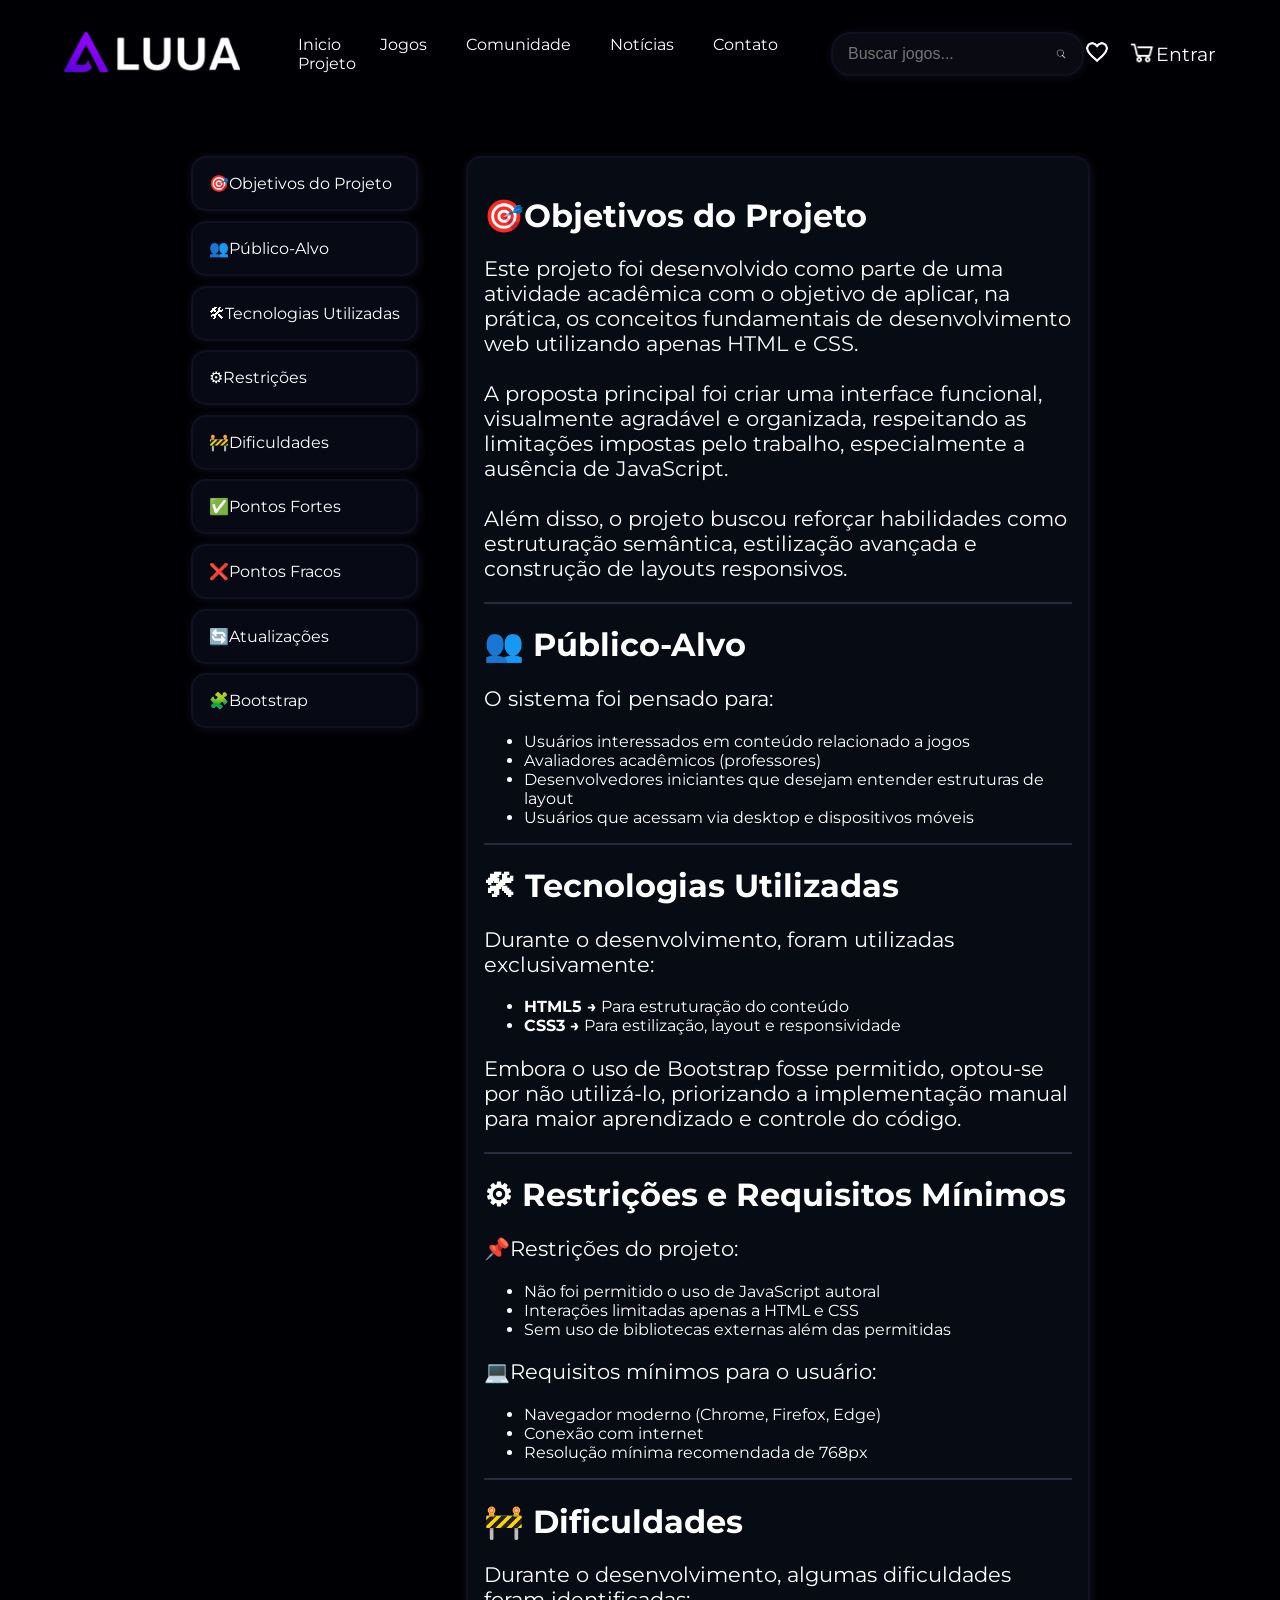
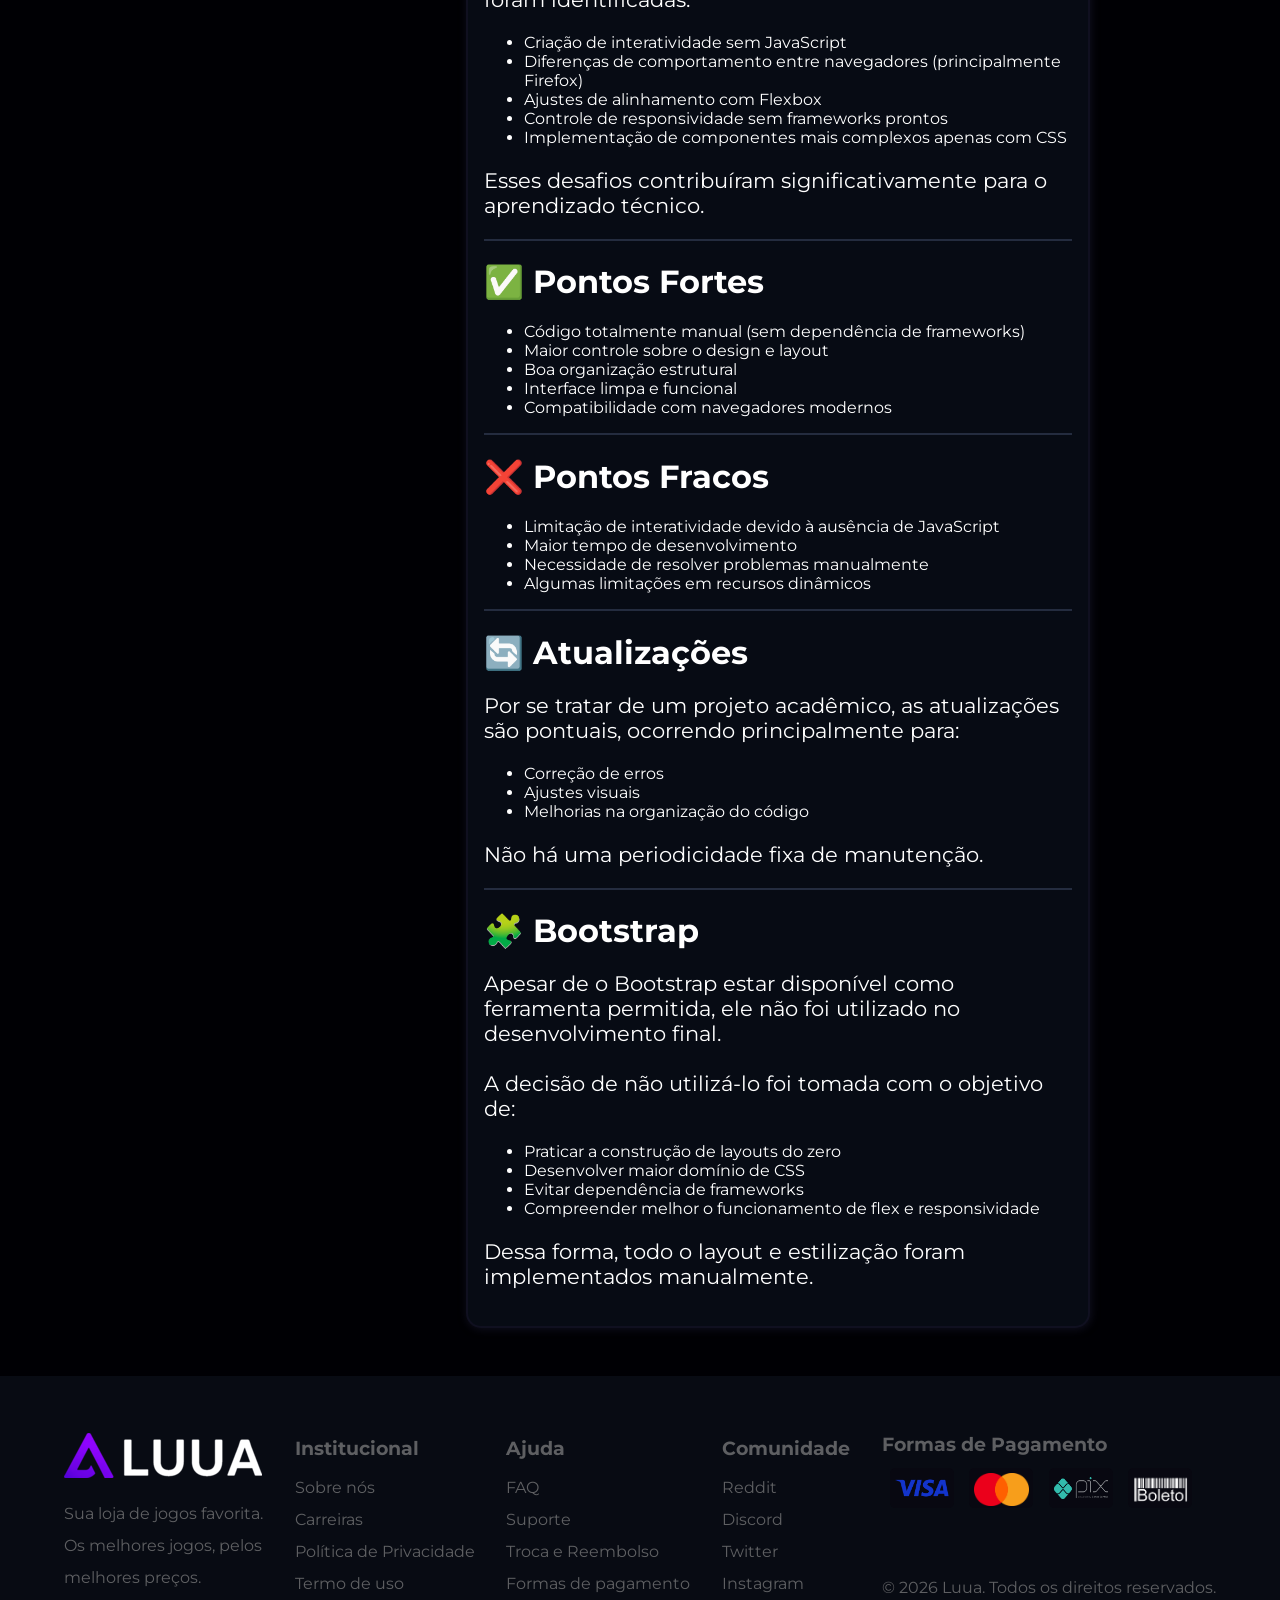
<file: projeto.html>
<!DOCTYPE html>
<html lang="pt-br">
<head>
    <meta charset="UTF-8">
    <meta name="viewport" content="width=device-width, initial-scale=1.0">
    <title>Luua</title>
    <link rel="shortcut icon" href="images/favicon.ico" type="image/x-icon">
    <link rel="stylesheet" href="styles/style.css">
</head>
<body>
    <header>

            <div class="logo">
                <a href="index.html"><img src="images/logo.png" height="40px" alt="Logo Luua"></a>
            </div>

            <nav>
                <ul class="nav-links">
                    <li><a href="index.html">Inicio</a></li>
                    <li><a href="jogos.html">Jogos</a></li>
                    <li><a href="https://www.reddit.com/" target="_blank">Comunidade</a></li>
                    <li><a href="noticias.html">Notícias</a></li>
                    <li><a href="contato.html">Contato</a></li>
                    <li><a href="projeto.html">Projeto</a></li>
                </ul>
            </nav>


                <div class="nav-search">
                    <form action="#" method="get">
                        <input type="text" name="search" placeholder="Buscar jogos..."> 

                        <button type="submit">
                            <img src="images/lupa.png" alt="Buscar">
                        </button>
                    </form>
                </div>


            <div class="nav-buttons">
                <a href="#"><img src="images/fav.png" width="60%" alt="favorites"></a>
                
                <a href="#"><img class="cart" src="images/carrinho.png" width="65%" alt="cart"></a>
            </div>

            <div class="nav-login">
                    <a href="cadastro.html">Entrar</a>
            </div>

    </header>

    <main>
        <div class="main-projeto">

            <div class="projeto-anchor">
                <a href="#obj">&#127919;Objetivos do Projeto</a>
                <a href="#publico">&#128101;Público-Alvo</a>
                <a href="#tech">&#128736;Tecnologias Utilizadas</a>
                <a href="#requisitos">&#9881;Restrições</a>
                <a href="#dificuldades">&#128679;Dificuldades</a>
                <a href="#pforte">&#9989;Pontos Fortes</a>
                <a href="#pfraco">&#10060;Pontos Fracos</a>
                <a href="#atualizacao">&#128260;Atualizações</a>
                <a href="#bootstrap">&#129513;Bootstrap</a>
            </div>

            <div class="projeto-article">
                <h1 id="obj">&#127919;Objetivos do Projeto</h1>

                <p>
                    Este projeto foi desenvolvido como parte de uma atividade acadêmica com o objetivo de aplicar, na prática, os conceitos fundamentais de desenvolvimento web utilizando apenas HTML e CSS.
                    <br /><br />
                    A proposta principal foi criar uma interface funcional, visualmente agradável e organizada, respeitando as limitações impostas pelo trabalho, especialmente a ausência de JavaScript.
                    <br /><br />
                    Além disso, o projeto buscou reforçar habilidades como estruturação semântica, estilização avançada e construção de layouts responsivos.
                </p>

                <hr>

                <h1 id="publico">&#128101; Público-Alvo</h1>
                <p>
                    O sistema foi pensado para:<br />

                </p>

                <ul>
                    <li>Usuários interessados em conteúdo relacionado a jogos</li>
                    <li>Avaliadores acadêmicos (professores)</li>
                    <li>Desenvolvedores iniciantes que desejam entender estruturas de layout</li>
                    <li>Usuários que acessam via desktop e dispositivos móveis</li>
                </ul>

                <hr>

                <h1 id="tech">&#128736; Tecnologias Utilizadas</h1>
                <p>
                    Durante o desenvolvimento, foram utilizadas exclusivamente:
                </p>

                <ul>
                    <li><strong>HTML5 &#8594;</strong> Para estruturação do conteúdo</li>
                    <li><strong>CSS3 &#8594;</strong> Para estilização, layout e responsividade</li>
                </ul>
                
                <p>
                    Embora o uso de Bootstrap fosse permitido, optou-se por não utilizá-lo, priorizando a implementação manual para maior aprendizado e controle do código.
                </p>

                <hr>

                <h1 id="requisitos">&#9881; Restrições e Requisitos Mínimos</h1>
                <p>
                    &#x1F4CC;Restrições do projeto:
                </p>

                <ul>
                    <li>Não foi permitido o uso de JavaScript autoral</li>
                    <li>Interações limitadas apenas a HTML e CSS</li>
                    <li>Sem uso de bibliotecas externas além das permitidas</li>
                </ul>

                <p>
                    &#x1F4BB;Requisitos mínimos para o usuário:
                </p>

                <ul>
                    <li>Navegador moderno (Chrome, Firefox, Edge)</li>
                    <li>Conexão com internet</li>
                    <li>Resolução mínima recomendada de 768px</li>
                </ul>

                <hr>

                <h1 id="dificuldades">&#128679; Dificuldades</h1>
                <p>
                    Durante o desenvolvimento, algumas dificuldades foram identificadas:
                </p>

                <ul>
                    <li>Criação de interatividade sem JavaScript</li>    
                    <li>Diferenças de comportamento entre navegadores (principalmente Firefox)</li>
                    <li>Ajustes de alinhamento com Flexbox</li>
                    <li>Controle de responsividade sem frameworks prontos</li>
                    <li>Implementação de componentes mais complexos apenas com CSS</li>
                </ul>

                <p>Esses desafios contribuíram significativamente para o aprendizado técnico.</p>

                <hr>

                <h1 id="pforte">&#9989; Pontos Fortes</h1>

                <ul>
                    <li>Código totalmente manual (sem dependência de frameworks)</li>
                    <li>Maior controle sobre o design e layout</li>
                    <li>Boa organização estrutural</li>
                    <li>Interface limpa e funcional</li>
                    <li>Compatibilidade com navegadores modernos</li>
                </ul>

                <hr>

                <h1 id="pfraco">&#10060; Pontos Fracos</h1>

                <ul>
                    <li>Limitação de interatividade devido à ausência de JavaScript</li>
                    <li>Maior tempo de desenvolvimento</li>
                    <li>Necessidade de resolver problemas manualmente</li>
                    <li>Algumas limitações em recursos dinâmicos</li>
                </ul>

                <hr>

                <h1 id="atualizacao">&#128260; Atualizações</h1>

                <p>
                    Por se tratar de um projeto acadêmico, as atualizações são pontuais, ocorrendo principalmente para:
                </p>

                <ul>
                    <li>Correção de erros</li>
                    <li>Ajustes visuais</li>
                    <li>Melhorias na organização do código</li>
                </ul>

                <p>
                    Não há uma periodicidade fixa de manutenção.
                </p>

                <hr>

                <h1 id="bootstrap">&#129513; Bootstrap</h1>

                <p>
                    Apesar de o Bootstrap estar disponível como ferramenta permitida, ele não foi utilizado no desenvolvimento final.
                    <br /><br />
                    A decisão de não utilizá-lo foi tomada com o objetivo de:
                </p>

                    <ul>
                        <li>Praticar a construção de layouts do zero</li>
                        <li>Desenvolver maior domínio de CSS</li>
                        <li>Evitar dependência de frameworks</li>
                        <li>Compreender melhor o funcionamento de flex e responsividade</li>
                    </ul>

                <p>
                    Dessa forma, todo o layout e estilização foram implementados manualmente.
                </p>
            </div>

        </div>
    </main>

    <footer>

        
            <div class="foot-col1">
                <img src="images/logo.png" alt="">
                <p>
                    Sua loja de jogos favorita. <br />
                    Os melhores jogos, pelos <br />
                    melhores preços.
                </p>
            </div>
            <div class="foot-col2">
            
                    <h1>Institucional</h1>
                <p>
                    <a href="#">Sobre nós</a> <br />
                    <a href="#">Carreiras</a> <br />
                    <a href="#">Política de Privacidade</a> <br />
                    <a href="#">Termo de uso</a>
                </p>
            </div>
            <div class="foot-col3">
                <h1>Ajuda</h1>
                <p>
                    <a href="#">FAQ</a> <br />
                    <a href="#">Suporte</a> <br />
                    <a href="#">Troca e Reembolso</a> <br />
                    <a href="#">Formas de pagamento</a>
                </p>
            </div>

            <div class="foot-col4">
                <h1>Comunidade</h1>
                <p>
                    <a href="#">Reddit</a> <br />
                    <a href="#">Discord</a> <br />
                    <a href="#">Twitter</a> <br />
                    <a href="#">Instagram</a>
                </p>
            </div>

            <div class="foot-col5">
            <h1>Formas de Pagamento</h1>
                <div class="foot-pay">

                    <div class="foot-visa">
                        <img src="images/visa.png" alt="">
                    </div>

                    <div class="foot-MC">
                        <img src="images/mc.png" alt="">
                    </div>
                    
                    <div class="foot-pix">
                        <img src="images/pix.png" alt="">
                    </div>

                    <div class="foot-boleto">
                        <img src="images/boleto.png" alt="">
                    </div>

               </div>
               <p>
                &copy; 2026 Luua. Todos os direitos reservados.
               </p>
            </div>
        

    </footer>
</body>
</html>
</file>
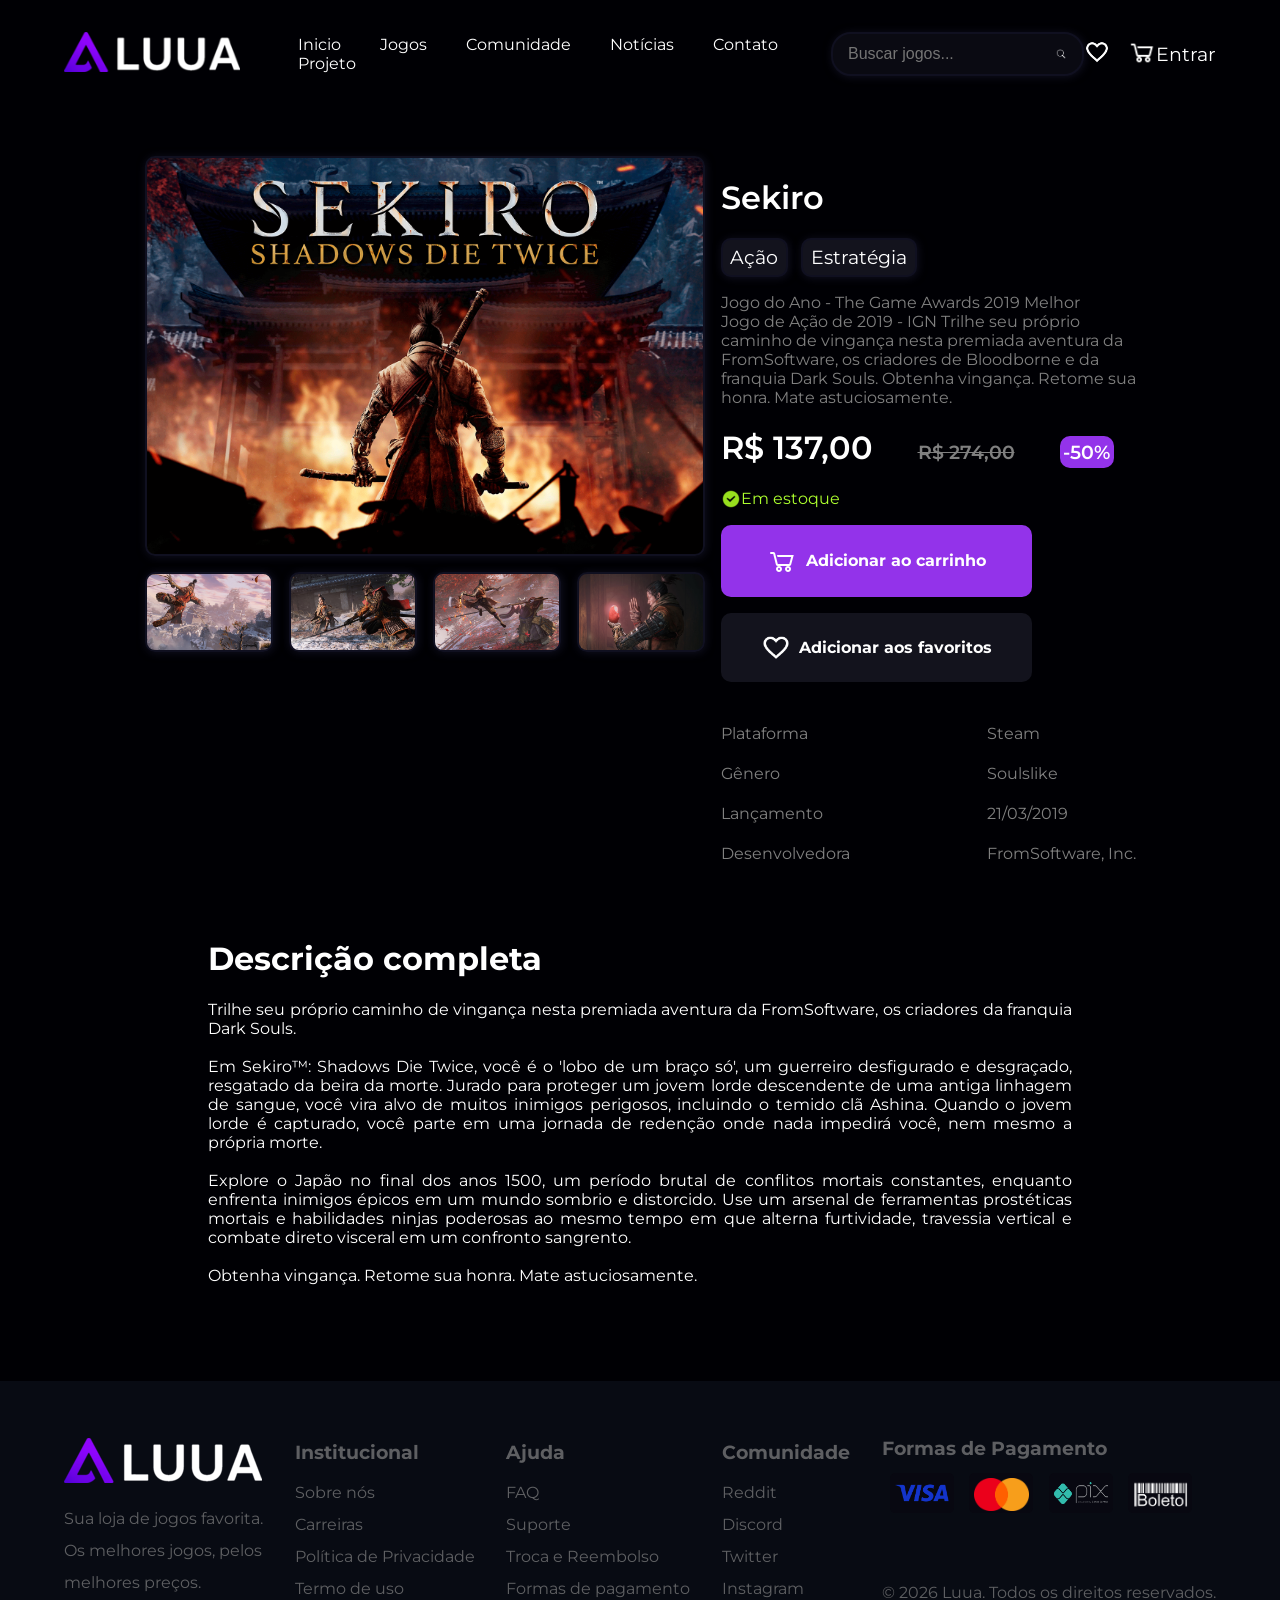
<file: sekiro.html>
<!DOCTYPE html>
<html lang="pt-br">
<head>
    <meta charset="UTF-8">
    <meta name="viewport" content="width=device-width, initial-scale=1.0">
    <title>Luua</title>
    <link rel="shortcut icon" href="images/favicon.ico" type="image/x-icon">
    <link rel="stylesheet" href="styles/style.css">
</head>
<body>
    <header>

            <div class="logo">
                <a href="index.html"><img src="images/logo.png" height="40px" alt="Logo Luua"></a>
            </div>

            <nav>
                <ul class="nav-links">
                    <li><a href="index.html">Inicio</a></li>
                    <li><a href="jogos.html">Jogos</a></li>
                    <li><a href="https://www.reddit.com/" target="_blank">Comunidade</a></li>
                    <li><a href="noticias.html">Notícias</a></li>
                    <li><a href="contato.html">Contato</a></li>
                    <li><a href="projeto.html">Projeto</a></li>
                </ul>
            </nav>


                <div class="nav-search">
                    <form action="#" method="get">
                        <input type="text" name="search" placeholder="Buscar jogos..."> 

                        <button type="submit">
                            <img src="images/lupa.png" alt="Buscar">
                        </button>
                    </form>
                </div>


            <div class="nav-buttons">
                <a href="#"><img src="images/fav.png" width="60%" alt="favorites"></a>
                
                <a href="#"><img class="cart" src="images/carrinho.png" width="65%" alt="cart"></a>
            </div>

            <div class="nav-login">
                    <a href="cadastro.html">Entrar</a>
            </div>

    </header>

    <main>
        <div class="main-prod">

            <div class="main-prod-top">
                <div class="prod-top-img ">
                    <div class="img-top sek">

                    </div>

                    <div class="img-bot">
                        <div class="img-s sek1">

                        </div>

                        <div class="img-s sek2">

                        </div>

                        <div class="img-s sek3">

                        </div>

                        <div class="img-s sek4">

                        </div>
                    </div>
                </div>

                <div class="prod-text">
                    <h1>Sekiro</h1>
                    <div class="prod-genres">
                        <h2>Ação</h2>
                        <h2>Estratégia</h2>
                    </div>

                    <p>
                        Jogo do Ano - The Game Awards 2019 Melhor<br />
                        Jogo de Ação de 2019 - IGN Trilhe seu próprio<br />
                        caminho de vingança nesta premiada aventura da<br />
                        FromSoftware, os criadores de Bloodborne e da<br />
                        franquia Dark Souls. Obtenha vingança. Retome sua<br />
                        honra. Mate astuciosamente.
                    </p>

                    <h1>R$ 137,00 &nbsp; &nbsp; <span class="prod-text-price">R$ 274,00</span> &nbsp; &nbsp; <span class="prod-text-discount">-50%</span></h1>

                    <div class="prod-estoque">
                        <img src="images/verify.png" alt="">
                        <span class="green">Em estoque</span>
                    </div>

                    <a class="prod-add-cart" href="#"><img src="images/carrinho.png" alt=""> Adicionar ao carrinho</a>

                    <a class="prod-add-list" href="#"><img src="images/fav.png" width="11%" alt="">Adicionar aos favoritos</a>

                    <div class="prod-desc">
                        <p>
                            Plataforma<br/>
                            Gênero<br/>
                            Lançamento<br/>
                            Desenvolvedora
                        </p>

                        <p>
                            Steam<br/>
                            Soulslike<br/>
                            21/03/2019<br/>
                            FromSoftware, Inc.
                        </p>
                    </div>

                </div>

            </div>

            <div class="main-prod-bot">
                <h1>Descrição completa</h1>

                <p>
                    Trilhe seu próprio caminho de vingança nesta premiada aventura da FromSoftware, os criadores da franquia Dark Souls.
                    <br /><br />
                    Em Sekiro™: Shadows Die Twice, você é o 'lobo de um braço só', um guerreiro desfigurado e desgraçado, resgatado da beira da morte. Jurado para proteger um jovem lorde descendente de uma antiga linhagem de sangue, você vira alvo de muitos inimigos perigosos, incluindo o temido clã Ashina. Quando o jovem lorde é capturado, você parte em uma jornada de redenção onde nada impedirá você, nem mesmo a própria morte.
                    <br /><br />
                    Explore o Japão no final dos anos 1500, um período brutal de conflitos mortais constantes, enquanto enfrenta inimigos épicos em um mundo sombrio e distorcido. Use um arsenal de ferramentas prostéticas mortais e habilidades ninjas poderosas ao mesmo tempo em que alterna furtividade, travessia vertical e combate direto visceral em um confronto sangrento.
                    <br /><br />
                    Obtenha vingança. Retome sua honra. Mate astuciosamente.
                </p>
            </div>

        </div>
    </main>

    <footer>

        
            <div class="foot-col1">
                <img src="images/logo.png" alt="">
                <p>
                    Sua loja de jogos favorita. <br />
                    Os melhores jogos, pelos <br />
                    melhores preços.
                </p>
            </div>
            <div class="foot-col2">
            
                    <h1>Institucional</h1>
                <p>
                    <a href="#">Sobre nós</a> <br />
                    <a href="#">Carreiras</a> <br />
                    <a href="#">Política de Privacidade</a> <br />
                    <a href="#">Termo de uso</a>
                </p>
            </div>
            <div class="foot-col3">
                <h1>Ajuda</h1>
                <p>
                    <a href="#">FAQ</a> <br />
                    <a href="#">Suporte</a> <br />
                    <a href="#">Troca e Reembolso</a> <br />
                    <a href="#">Formas de pagamento</a>
                </p>
            </div>

            <div class="foot-col4">
                <h1>Comunidade</h1>
                <p>
                    <a href="#">Reddit</a> <br />
                    <a href="#">Discord</a> <br />
                    <a href="#">Twitter</a> <br />
                    <a href="#">Instagram</a>
                </p>
            </div>

            <div class="foot-col5">
            <h1>Formas de Pagamento</h1>
                <div class="foot-pay">

                    <div class="foot-visa">
                        <img src="images/visa.png" alt="">
                    </div>

                    <div class="foot-MC">
                        <img src="images/mc.png" alt="">
                    </div>
                    
                    <div class="foot-pix">
                        <img src="images/pix.png" alt="">
                    </div>

                    <div class="foot-boleto">
                        <img src="images/boleto.png" alt="">
                    </div>

               </div>
               <p>
                &copy; 2026 Luua. Todos os direitos reservados.
               </p>
            </div>
        

    </footer>
</body>
</html>
</file>
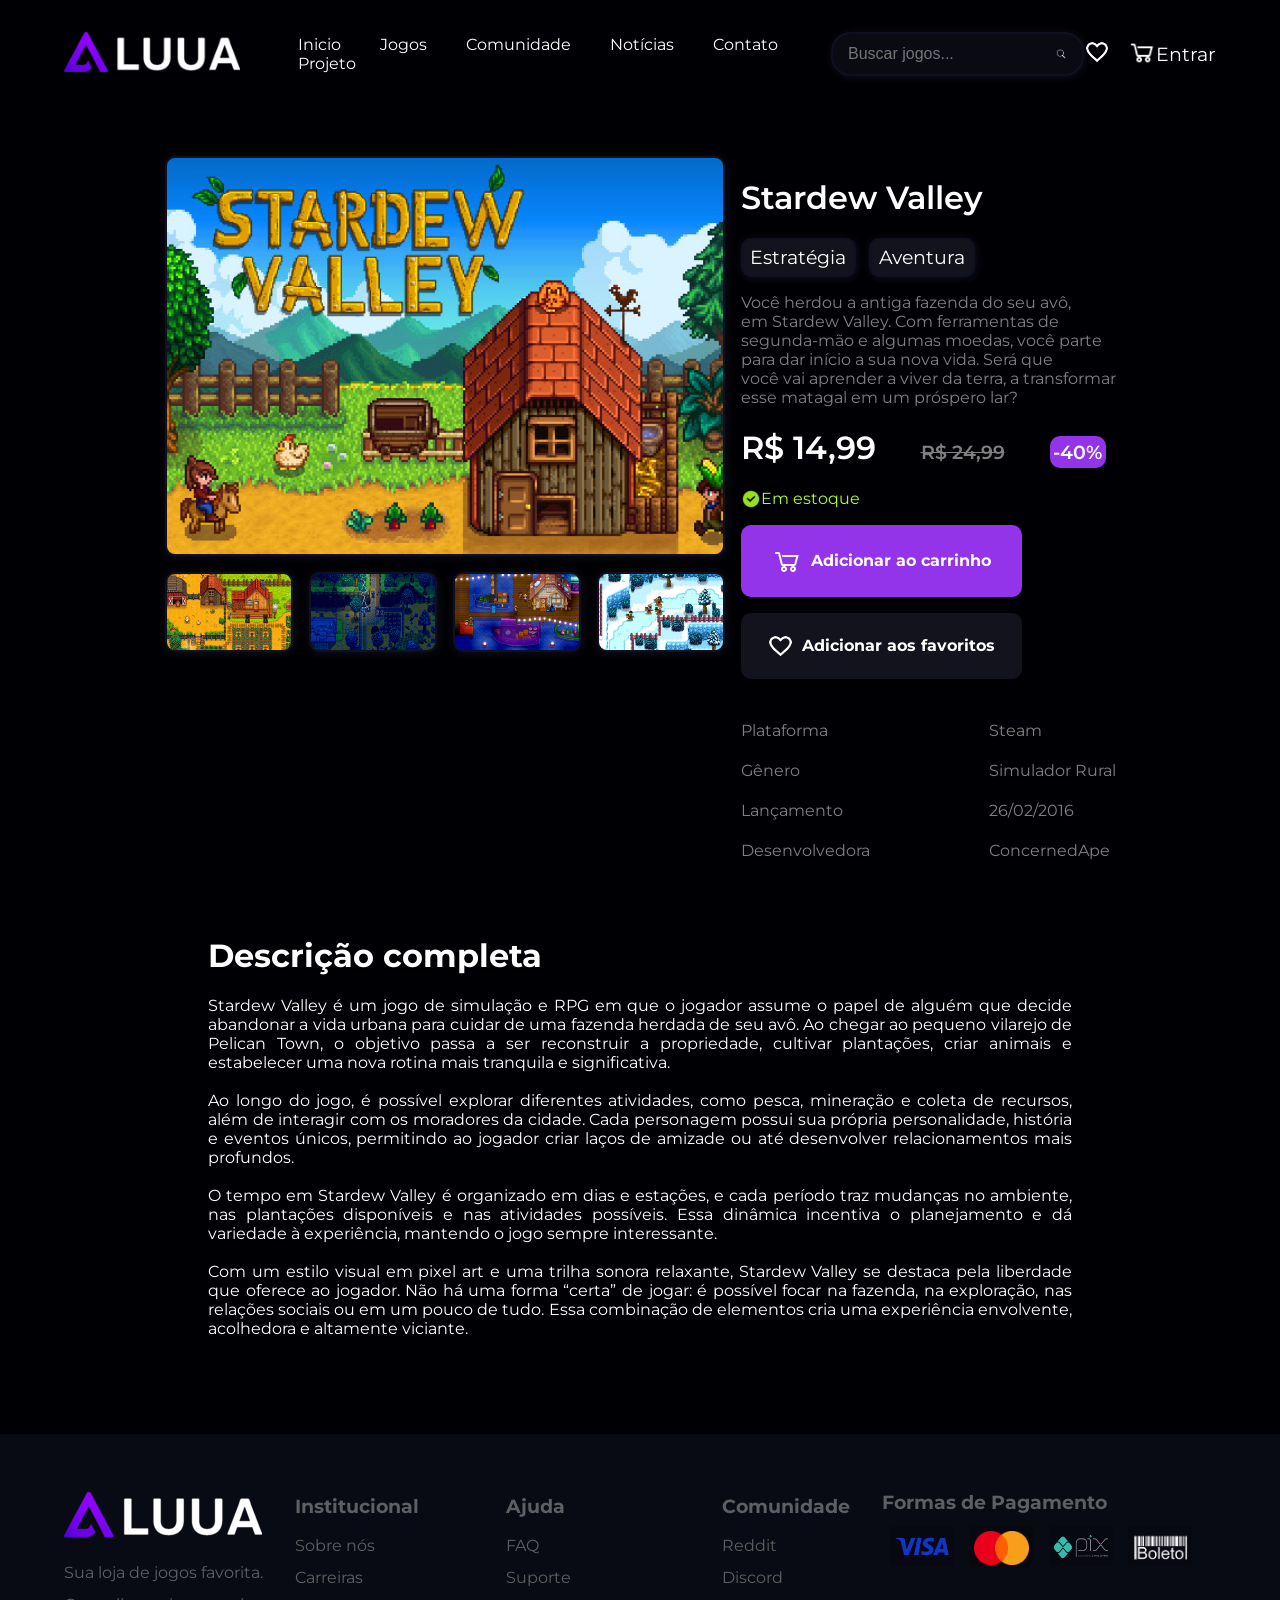
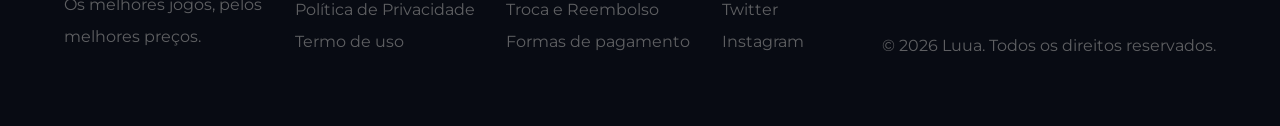
<file: stardew_valley.html>
<!DOCTYPE html>
<html lang="pt-br">
<head>
    <meta charset="UTF-8">
    <meta name="viewport" content="width=device-width, initial-scale=1.0">
    <title>Luua</title>
    <link rel="shortcut icon" href="images/favicon.ico" type="image/x-icon">
    <link rel="stylesheet" href="styles/style.css">
</head>
<body>
    <header>

            <div class="logo">
                <a href="index.html"><img src="images/logo.png" height="40px" alt="Logo Luua"></a>
            </div>

            <nav>
                <ul class="nav-links">
                    <li><a href="index.html">Inicio</a></li>
                    <li><a href="jogos.html">Jogos</a></li>
                    <li><a href="https://www.reddit.com/" target="_blank">Comunidade</a></li>
                    <li><a href="noticias.html">Notícias</a></li>
                    <li><a href="contato.html">Contato</a></li>
                    <li><a href="projeto.html">Projeto</a></li>
                </ul>
            </nav>


                <div class="nav-search">
                    <form action="#" method="get">
                        <input type="text" name="search" placeholder="Buscar jogos..."> 

                        <button type="submit">
                            <img src="images/lupa.png" alt="Buscar">
                        </button>
                    </form>
                </div>


            <div class="nav-buttons">
                <a href="#"><img src="images/fav.png" width="60%" alt="favorites"></a>
                
                <a href="#"><img class="cart" src="images/carrinho.png" width="65%" alt="cart"></a>
            </div>

            <div class="nav-login">
                    <a href="cadastro.html">Entrar</a>
            </div>

    </header>

    <main>
        <div class="main-prod">

            <div class="main-prod-top">
                <div class="prod-top-img ">
                    <div class="img-top sv">

                    </div>

                    <div class="img-bot">
                        <div class="img-s sv1">

                        </div>

                        <div class="img-s sv2">

                        </div>

                        <div class="img-s sv3">

                        </div>

                        <div class="img-s sv4">

                        </div>
                    </div>
                </div>

                <div class="prod-text">
                    <h1>Stardew Valley</h1>
                    <div class="prod-genres">
                        <h2>Estratégia</h2>
                        <h2>Aventura</h2>
                    </div>

                    <p>
                        Você herdou a antiga fazenda do seu avô,<br />
                        em Stardew Valley. Com ferramentas de<br />
                        segunda-mão e algumas moedas, você parte<br />
                        para dar início a sua nova vida. Será que<br />
                        você vai aprender a viver da terra, a transformar<br />
                        esse matagal em um próspero lar?
                    </p>

                    <h1>R$ 14,99 &nbsp; &nbsp; <span class="prod-text-price">R$ 24,99</span> &nbsp; &nbsp; <span class="prod-text-discount">-40%</span></h1>

                    <div class="prod-estoque">
                        <img src="images/verify.png" alt="">
                        <span class="green">Em estoque</span>
                    </div>

                    <a class="prod-add-cart" href="#"><img src="images/carrinho.png" alt=""> Adicionar ao carrinho</a>

                    <a class="prod-add-list" href="#"><img src="images/fav.png" width="11%" alt="">Adicionar aos favoritos</a>

                    <div class="prod-desc">
                        <p>
                            Plataforma<br/>
                            Gênero<br/>
                            Lançamento<br/>
                            Desenvolvedora
                        </p>

                        <p>
                            Steam<br/>
                            Simulador Rural<br/>
                            26/02/2016<br/>
                            ConcernedApe
                        </p>
                    </div>

                </div>

            </div>

            <div class="main-prod-bot">
                <h1>Descrição completa</h1>

                <p>
                    Stardew Valley é um jogo de simulação e RPG em que o jogador assume o papel de alguém que decide abandonar a vida urbana para cuidar de uma fazenda herdada de seu avô. Ao chegar ao pequeno vilarejo de Pelican Town, o objetivo passa a ser reconstruir a propriedade, cultivar plantações, criar animais e estabelecer uma nova rotina mais tranquila e significativa.
                    <br /><br />
                    Ao longo do jogo, é possível explorar diferentes atividades, como pesca, mineração e coleta de recursos, além de interagir com os moradores da cidade. Cada personagem possui sua própria personalidade, história e eventos únicos, permitindo ao jogador criar laços de amizade ou até desenvolver relacionamentos mais profundos.
                    <br /><br />
                    O tempo em Stardew Valley é organizado em dias e estações, e cada período traz mudanças no ambiente, nas plantações disponíveis e nas atividades possíveis. Essa dinâmica incentiva o planejamento e dá variedade à experiência, mantendo o jogo sempre interessante.
                    <br /><br />
                    Com um estilo visual em pixel art e uma trilha sonora relaxante, Stardew Valley se destaca pela liberdade que oferece ao jogador. Não há uma forma “certa” de jogar: é possível focar na fazenda, na exploração, nas relações sociais ou em um pouco de tudo. Essa combinação de elementos cria uma experiência envolvente, acolhedora e altamente viciante.
                </p>
            </div>

        </div>
    </main>

    <footer>

        
            <div class="foot-col1">
                <img src="images/logo.png" alt="">
                <p>
                    Sua loja de jogos favorita. <br />
                    Os melhores jogos, pelos <br />
                    melhores preços.
                </p>
            </div>
            <div class="foot-col2">
            
                    <h1>Institucional</h1>
                <p>
                    <a href="#">Sobre nós</a> <br />
                    <a href="#">Carreiras</a> <br />
                    <a href="#">Política de Privacidade</a> <br />
                    <a href="#">Termo de uso</a>
                </p>
            </div>
            <div class="foot-col3">
                <h1>Ajuda</h1>
                <p>
                    <a href="#">FAQ</a> <br />
                    <a href="#">Suporte</a> <br />
                    <a href="#">Troca e Reembolso</a> <br />
                    <a href="#">Formas de pagamento</a>
                </p>
            </div>

            <div class="foot-col4">
                <h1>Comunidade</h1>
                <p>
                    <a href="#">Reddit</a> <br />
                    <a href="#">Discord</a> <br />
                    <a href="#">Twitter</a> <br />
                    <a href="#">Instagram</a>
                </p>
            </div>

            <div class="foot-col5">
            <h1>Formas de Pagamento</h1>
                <div class="foot-pay">

                    <div class="foot-visa">
                        <img src="images/visa.png" alt="">
                    </div>

                    <div class="foot-MC">
                        <img src="images/mc.png" alt="">
                    </div>
                    
                    <div class="foot-pix">
                        <img src="images/pix.png" alt="">
                    </div>

                    <div class="foot-boleto">
                        <img src="images/boleto.png" alt="">
                    </div>

               </div>
               <p>
                &copy; 2026 Luua. Todos os direitos reservados.
               </p>
            </div>
        

    </footer>
</body>
</html>
</file>
<file: styles/style.css>
@charset "utf-8";
@import url('https://fonts.googleapis.com/css2?family=Montserrat:ital,wght@0,100..900;1,100..900&display=swap');
@import url('https://fonts.googleapis.com/css2?family=Montserrat:ital,wght@0,100..900;1,100..900&family=Space+Grotesk:wght@300..700&display=swap');

:root {
    --cor1: #0B0F1A;
    --cor2: #111827;
    --cor3: #7C3AED;
    --cor4: #9333EA;
    --cor5: #9CA3AF;

    --font-nav: "Montserrat", sans-serif;
}

* {
    box-sizing: border-box;
}

html {
    scroll-behavior: smooth;
}

body{
    background-color: #000004;
    padding: 0px;
    margin: 0px;
}

/* MENU */

header {
    display: flex;
    justify-content: space-between;
    align-items: center;
    padding: 1.2em 4em;

    width: 100%;
}

.nav-links {
    list-style: none;
}

.nav-links a{
    color: white;
    text-decoration: none;
    font-family: var(--font-nav);
    text-decoration-color: #0B0F1A;
}

.nav-links a:hover{
    text-decoration: underline;
    text-decoration-color: #7C3AED;
    text-underline-offset: 0.6em;
    transition: 0.5s;
}

.nav-links li{
    display: inline;
    padding: 0px 1.1em;
}

.nav-search {
    border-radius: 20px;
    border: 2px solid #101020;
    background-color: #0A0A12;
    padding: 10px 10px;
    box-shadow: 1px 1px 8px #101020;
}

.nav-search form {
    display: flex;
    justify-content: center;
    align-items: center;
}

.nav-search input {
    background-color: #0A0A12;
    border: none;
    outline: none;
    padding-left: 2%;

    color: white;
    font-size: 1em;
}

.nav-search button {
    background-color: #0A0A12;
    border: none;
    padding: 0;
    margin: 0;
}

.nav-search button img {
    width: 45%;
    margin: 0;
    padding: 0;
}

.nav-buttons {
    display: flex;
    justify-content: space-between;
    align-items: center;
}


.nav-buttons .cart {
    width: 103%;
}

.nav-login a {
    font-family: var(--font-nav);
    color: white;
    text-decoration: none;
    font-size: 1.2em;
    transition: 0.5s;
}

.nav-login a:hover {
    color: #7C3AED;
    transition: 0.5s;
}

/* HERO */

.hero {
    display: flex;
    justify-content: center;
    font-family: var(--font-nav);

    margin-top: 1em;

    
}

.hero-banner h1{
    color: white;
    margin-left: 10%;
    line-height: 0.2em;
    margin-top: 0;
    font-size: 5em;
}

.hero-banner h2 {
    color: white;
    margin-left: 10%;
    margin-bottom: 0;
    margin-top: 5%;
    font-size: 2em;
    font-weight: lighter;
    
}

.hero-banner p {
    color: white;
    margin-left: 10%;
    margin-bottom: 2%;
}

.hero .hero-buttons a{
    text-decoration: none;
    color: white;
    font-family: var(--font-nav);
}

.hero .hero-buttons .purple {
    background-color: #7C3AED;
    display: inline-block;
    margin-left: 10%;
    padding: 15px;
    border-radius: 10px;
    border: 1px solid rgba(165, 165, 165, 0.658);
}

.hero .hero-buttons .opaque {
    background-color: #0000006e;
    display: inline-block;
    margin-left: 0.5%;
    padding: 15px;
    border-radius: 10px;
    border: 1px solid white;
}


.hero-banner {
    background-image: url(../images/hero.png);
    background-repeat: no-repeat;
    background-attachment: fixed;
    background-size: cover;
    width: 100%;
    height: 30em;

    box-shadow: inset 0 0 18px 8px rgba(0, 0, 0, 0.801)
}

.prom-bar {
    width: 67%;
    background-color: #0A0A13;
    border-radius: 15px;
    
    margin-top: 1em;

    display: flex;
    margin-left: auto;
    margin-right: auto;
    justify-content: center;
    align-items: center;
}

.prom-item {
    display: flex;
    width: 40%;

    margin: 1em 1.5em;

    justify-content: center;
    align-items: center;
}

.prom-item img {
    width: 14%;
}

.prom-text {
    display: flex;
    flex-direction: column;
    justify-content: center;
    align-items: flex-start;
    line-height: 140%;
}

.prom-item h1 {
    font-family: var(--font-nav);
    color: #9333EA;
    font-weight: bolder;
    font-size: 0.9em;
    display: inline-block;

    margin: 0px 0px 0px 0.8em;
    padding: 0px;
}

.prom-item h2 {
    font-family: var(--font-nav);
    color: rgb(190, 190, 190);
    font-size: 0.8em;
    display: inline-block;
    font-weight: bold;

    margin: 0px 0px 0px 0.9em;
    padding: 0px;
}

.destaque {
    background-color: #0a0a134d;
    border-radius: 15px;
    margin-top: 3em;
    margin-bottom: 3em;
    width: 67%;
    padding: 0.7%;
    
    display: grid;
    grid-template-areas: 
    'text1 text2'
    'car car'
    ;
    margin-left: auto;
    margin-right: auto;
    align-items: center;
}

.destaque h1 {
    font-family: var(--font-nav);
    color: white;
    font-weight: bolder;
    font-size: 1.5em;
    display: inline-block;

    grid-area: text1;

    margin: 0px 0px 0px 0.8em;
    padding: 0px;
}

.destaque a {
    text-decoration: none;
    color: #9333EA;
    font-weight: bold;
    font-family: var(--font-nav);

    text-align: end;

    grid-area: text2;
}

.carousel {
    width: 100%;
    margin: 1.1em auto;
    display: flex;
    scroll-behavior: smooth;
    
    overflow-x: auto;

    grid-area: car;
    
}


.carousel::-webkit-scrollbar {
    display: none;
}

.carousel::scroll-button(left) {
    content: '<';
    color: white;
    font-size: 1.5em;
    font-weight: bolder;
    background-color: rgba(26, 26, 26, 0.342);
    border: 1px solid white;
    border-radius: 100%;
    padding: 0.2em 0.5em;
    position: absolute;
    margin-left: -1%;
    cursor: pointer;

}

.carousel::scroll-button(right) {
    content: '>';
    color: white;
    font-size: 1.5em;
    font-weight: bolder;
    background-color: rgba(26, 26, 26, 0.342);
    border: 1px solid white;
    border-radius: 100%;
    padding: 0.2em 0.5em;
    position: absolute;
    margin-left: 66%;
    cursor: pointer;

}

.card {
    background-color: #090A14;
    flex: 0 0 15em;
    height: 14em;
    border-radius: 10px;
    border: 2px solid #101020;
    box-shadow: 1px 1px 8px #101020;
    display: flex;
    flex-direction: column;
    

    margin-left: 1.5em;
    margin-right: 1.5em;
    

    font-family: var(--font-nav);

}

.card img {
    width: 100%;
    height: 60%;
    border-top-left-radius: 10px;
    border-top-right-radius: 10px;
}

.card .info {
    display: flex;
    flex-direction: column;
    justify-content: flex-start;
    align-items: flex-start;

    margin-left: 0.3em;
    margin-top: 0px;
}

.card .info-top {
    display: flex;
    width: 100%;
    justify-content: space-between;
    align-items: center;

    margin-top: 3%;
    margin-bottom: 4%;
    
}

.card h1 {
    color: white;
    font-weight: bold;
    font-size: 1.5em;
    margin-left: 0px;

    display: inline-block;
}

.card .fav {
    background-color: #090A14;
    color: #000004a2;
    font-size: 2em;
    border: none;
    border-radius: 50%;
    padding: 0.5em 0.5em;
    padding: 0px;
    margin: 0px;
    margin-right: 0.3em;
}

.card .info-bot {
    display: flex;
    width: 100%;
    justify-content: space-between;
    align-items: center;

    margin-bottom: -10%;
}

.card .game-price {
    color: white;
}

.card .game-discount {
    color: white;
    background-color: #9333EA;
    padding: 0.2em;
    border-radius: 5px;
    margin-right: 0.3em;
}

footer {
    display: flex;
    padding: 3em;
    justify-content: space-around;
    align-items: center;
    background-color: #080B13;
}

footer h1 {
    font-family: var(--font-nav);
    color: rgba(139, 139, 139, 0.658);
    line-height: 0.8em;
    font-size: 1.2em;
    margin-bottom: 0px;
    
}

footer p {
    font-family: var(--font-nav);
    color: rgba(139, 139, 139, 0.658);
    line-height: 2em;
}

footer a {
    font-family: var(--font-nav);
    color: rgba(139, 139, 139, 0.658);
    line-height: 2em;
    text-decoration: none;
}

.foot-pay {
    display: flex;
    justify-content: space-around;
    align-items: center;
    margin: 1em 1em 4em 0px;
}

.foot-visa {
    background-color: #080811;
    width: 4em;
    height: 2.5em;
    border-radius: 5px;
}

.foot-visa img {
    width: 100%;
    padding: 0.3em;
}

.foot-MC {
    background-color: #080811;
    width: 4em;
    height: 2.5em;
    border-radius: 5px;
}

.foot-MC img {
    width: 100%;
    padding: 0.3em;
}

.foot-pix {
    background-color: #080811;
    width: 4em;
    height: 2.5em;
    border-radius: 5px;
    display: flex;
    justify-content: center;
    align-items: center;
}

.foot-pix img {
    width: 100%;
    height: 80%;
    padding: 0.3em;
}

.foot-boleto {
    background-color: #080811;
    width: 4em;
    height: 2.5em;
    border-radius: 5px;
}

.foot-boleto img {
    width: 100%;
    padding: 0.3em;
}

/* JOGOS */

.main-jogos {
    display: flex;
    flex-direction: column;
    justify-content: flex-start;
    align-items: center;

    margin-left: auto;
    margin-right: auto;

    font-family: var(--font-nav);
    color: white;

    margin-bottom: 3em;
}

.main-jogos-start {
    display: flex;
    width: 70%;
    margin-left: auto;
    margin-right: auto;
}



.start-text {
    align-self: flex-start;
}

.start-text > p > .purple {
    color: var(--cor4);
    font-weight: bold;
}

.main-jogos-center {
    display: flex;
    justify-content: space-around;
    align-items: center;
    width: 70%;
    margin-left: auto;
    margin-right: auto;
}

.main-jogos-center ul {
    list-style: none;
    margin-left: -2em;
}

.jogos-filter {
    background-color: #0C0C15;
    border: 2px solid #101020;
    box-shadow: 1px 1px 8px #101020;
    padding: 1.6em;
    border-radius: 10px;
    line-height: 1.7em;
    margin-left: auto;
    margin-right: auto;
}

.jogos-filter hr {
    border: none;
    background-color: #18182b;
    height: 0.2em;
    border-radius: 5px;
}

.jogos-range{
    accent-color: var(--cor4);
    width: 100%;
}

.range-bot {
    display: flex;
    justify-content: space-between;
    align-items: center;
}

.jogos-select {
    border: none;
    background-color: #080810;
    border: 2px solid #101020;
    color: white;
    font-family: var(--font-nav);
    padding: 0.6em;
}

.jogos-lista {
    display: flex;
    flex-direction: column;
    justify-content: flex-start;
    margin-left: auto;
margin-right: auto;
}

.jogos-linha1 {
    display: flex;
}

.jogos-linha2 {
    display: flex;
    margin-top: 1em;
}

.grande {
    height: 20em;
    flex: 0 0 20em;
}

.grande img {
    height: 70%;
}

.grande a{
    text-decoration: none;
}

.main-jogos-bottom {
    margin-top: 2em;
}

.main-jogos-bottom a {
    color: white;
    font-family: var(--font-nav);
    text-decoration: none;
    padding: 0.9em;
    border: 2px solid rgba(165, 165, 165, 0.76);
    border-radius: 5px;
    margin-right: 0.4em;
    font-weight: bolder;
}

.purple-a a {
    border: 2px solid var(--cor4);
}

/* PRODUTO */

.main-prod {
    display: flex;
    flex-direction: column;
    justify-content: space-around;
    align-items: center;

    margin-bottom: 3em;
    margin-top: 3em;
}

.main-prod-top {
    display: flex;
}

.prod-top-img {
    display: flex;
    flex-direction: column;
}

.img-top {
    background-size: cover;
    background-position: center;
    width: 35em;
    height: 25em;
    border-radius: 10px;
    border: 2px solid #101020;
    box-shadow: 1px 1px 8px #101020;
}

.img-bot {
    display: flex;
}

.img-s {
    background-size: cover;
    background-position: center;
    width: 8em;
    height: 5em;
    margin-right: 1em;
    margin-top: 1em;
    border-radius: 10px;
    border: 2px solid #101020;
    box-shadow: 1px 1px 8px #101020;
}

.lop {
    background-image: url(../images/game_banners/lies_of_p/lop1.jpg);
}

.lop1 {
    background-image: url(../images/game_banners/lies_of_p/lop2.jpg);
}

.lop2 {
    background-image: url(../images/game_banners/lies_of_p/lop3.jpg);
}

.lop3 {
    background-image: url(../images/game_banners/lies_of_p/lop4.jpg);
}

.lop4 {
    background-image: url(../images/game_banners/lies_of_p/lop5.jpg);
}

.hk{
    background-image: url(../images/game_banners/hollow_knight/hk.jpg);
}

.hk1 {
    background-image: url(../images/game_banners/hollow_knight/hk1.jpg);
}

.hk2 {
    background-image: url(../images/game_banners/hollow_knight/hk2.jpg);
}

.hk3 {
    background-image: url(../images/game_banners/hollow_knight/hk3.jpg);
}

.hk4 {
    background-image: url(../images/game_banners/hollow_knight/hk4.jpg);
}

.dmc {
    background-image: url(../images/game_banners/devil_may_cry/dmc.jpg);
}

.dmc1 {
    background-image: url(../images/game_banners/devil_may_cry/dmc1.jpg);
}

.dmc2 {
    background-image: url(../images/game_banners/devil_may_cry/dmc2.jpg);
}

.dmc3 {
    background-image: url(../images/game_banners/devil_may_cry/dmc3.jpg);
}

.dmc4 {
    background-image: url(../images/game_banners/devil_may_cry/dmc4.jpg);
}

.sek {
    background-image: url(../images/game_banners/sekiro/sek.png);
}

.sek1 {
    background-image: url(../images/game_banners/sekiro/sek1.jpg);
}

.sek2 {
    background-image: url(../images/game_banners/sekiro/sek2.jpg);
}

.sek3 {
    background-image: url(../images/game_banners/sekiro/sek3.jpg);
}

.sek4 {
    background-image: url(../images/game_banners/sekiro/sek4.jpg);
}

.co {
    background-image: url(../images/game_banners/clair_obscure/co.avif);
}

.co1 {
    background-image: url(../images/game_banners/clair_obscure/co1.jpg);
}

.co2 {
    background-image: url(../images/game_banners/clair_obscure/co2.jpg);
}

.co3 {
    background-image: url(../images/game_banners/clair_obscure/co3.jpg);
}

.co4 {
    background-image: url(../images/game_banners/clair_obscure/co4.jpg);
}

.sv {
    background-image: url(../images/game_banners/stardew_valley/sv.jpg);
}

.sv1 {
    background-image: url(../images/game_banners/stardew_valley/sv1.jpg);
}

.sv2 {
    background-image: url(../images/game_banners/stardew_valley/sv2.jpg);
}

.sv3 {
    background-image: url(../images/game_banners/stardew_valley/sv3.jpg);
}

.sv4 {
    background-image: url(../images/game_banners/stardew_valley/sv4.jpg);
}

.prod-text {
    font-family: var(--font-nav);
    color: white;
    text-align: justify;
}

.prod-text h2 {
    display: inline-block;
    font-weight: normal;
    background-color: #13131D;
    margin: 0px 0.5em 0px 0px;
    line-height: 1em;
    font-size: 1.2em;
    padding: 0.4em;
    border-radius: 10px;
    border: 2px solid #101020;
    box-shadow: 1px 1px 8px #101020;
}

.prod-text h1 {
    font-weight: 600;
}

.prod-text p {
    color: gray;
}

.prod-text-price {
    color: gray;
    font-size: 60%;
    text-decoration: line-through;
}

.prod-text-discount {
    background-color: var(--cor4);
    padding: 0.2em;
    font-size: 0.6em;
    border-radius: 10px;
}

.green {
    color: greenyellow;
}

.prod-estoque {
    display: flex;
    justify-content: flex-start;
    align-items: center;
}

.prod-add-cart {
    background-color: var(--cor4);
    display: flex;
    justify-content: center;
    align-items: center;
    padding: 20px;
    border-radius: 10px;
    width: 75%;
    margin-top: 1em;
    margin-bottom: 1em;

    text-decoration: none;
    color: white;
    font-weight: bold;
    text-align: center;
}

.prod-add-cart img {
    padding: 0px;
    margin-right: 0.5em;
}

.prod-add-list {
    background-color: #13131D;
    display: flex;
    justify-content: center;
    align-items: center;
    padding: 20px;
    border-radius: 10px;
    width: 75%;
    margin-top: 1em;
    margin-bottom: 1em;

    text-decoration: none;
    color: white;
    font-weight: bold;
    text-align: center;
}

.prod-add-list img {
    padding: 0px;
    margin-right: 0.5em;
}

.prod-desc {
    display: flex;
    justify-content: space-between;
    line-height: 2.5em;
}

.main-prod-bot {
    color: white;
    font-family: var(--font-nav);
    text-align: justify;
    padding: 5em 5em 2em 5em;
    margin-top: -3.3em;
    width: 80%;
}

.main-news {
    display: flex;
    flex-direction: column;
    align-items: center;
    justify-content: center;

    font-family: var(--font-nav);
    color: white;

    margin: 0.5em auto 3em auto; 
}

.news-title {
    display: flex;
    width: 55%;
    flex-direction: column; 
    justify-content: center;
    align-items: flex-start; 
    text-align: left;
    line-height: 0.3em;
}

.news-title .purple {
    color: var(--cor4);
    font-weight: bold;
    width: 80%;
}

.news-title h1 {
    font-size: 2.5em;
}

.news {
    display: flex;
    flex-direction: column;
    justify-content: center;
    align-items: center;

    margin: 0px auto 0px auto;
}

.news-card {
    width: 80%;
}

.news-card a {
    background-color: #080a138e;
    border: 2px solid #101020;
    box-shadow: 1px 1px 8px #101020;
    width: 80%;
    border-radius: 10px;
    padding: 0.9em;
    display: flex;
    justify-content: center;
    align-items: center;

    margin: 0px auto 1em auto;
}

.news-card-text {
    display: flex;
    flex-direction: column;
    justify-content: center;
    align-items: flex-start;
    margin-left: 1em;
}

.news-card a {
    text-decoration: none;
}

.news-card h1 {
    color: white;
    font-size: 1.5em;
    line-height: 1em;
}

.news-card p {
    color: gray;
    margin: 0;
}

.news-card img {
    width: 15em;
    border-radius: 10px;
    border: 3px solid #101020;
    box-shadow: 1px 1px 8px #101020;
}

.main-contato {
    display: flex;
    flex-direction: column;
    justify-content: center;
    align-items: center;
    width: 100%;
    

    margin: 2em auto 2em auto;
    

    color: gray;

    font-family: var(--font-nav);
}

.contato-title {
    display: flex;
    flex-direction: column;
    width: 90%;
    align-items: flex-start;
    text-align: left;
    
    
    font-family: var(--font-nav);
    color: white; 
}

.contato-title p {
    color: gray;
}

.contato-form {
    width: 100%;
    margin: 0px auto 0px auto;
}

.contato-form form {
    width: 100%;
    margin: 0px auto 0px auto;
    display: flex;
    flex-direction: column;
}

.contato-txt {
    width: 80%;
    margin: 0px auto 2em auto;
    
}

.contato-txt input {
    background-color: #090C14;
    border: 2px solid #101020;
    box-shadow: 1px 1px 8px #101020;
    border-radius: 8px;
    margin-top: 0.2em;
    padding: 1em;
    width: 100%;

    font-family: var(--font-nav);
    font-size: 1em;
    color: white;
}

.contato-txt label, .contato-txta label {
    color: gray;
    font-weight: bold;
}

.contato-txta {
    width: 80%;
    height: 30%;
    margin: 0px auto 2em auto;
}

.contato-txta textarea {
    background-color: #080C14;
    border: 2px solid #101020;
    box-shadow: 1px 1px 8px #101020;
    width: 100%;

    padding: 1em ;

    font-family: var(--font-nav);
    font-size: 1em;
    color: white;
    
    resize: vertical;
}

.contato-submit {
    width: 80%;
    margin: 0px auto 2em auto;
}

.contato-submit input {
    background-color: #10131C;
    border: 2px solid #101020;
    box-shadow: 1px 1px 8px #101020;
    border: none;
    border-radius: 10px;
    margin-right: 0.5em;
    padding: 1em;
    width: 30%;
    font-family: var(--font-nav);
    font-size: 1.2em;
    font-weight: bold;
    color: white;
}

.contato-submit .roxo {
    background-color: var(--cor3);
}

.main-projeto {
    color: white;
    font-family: var(--font-nav);
    border-radius: 15px;
    padding: 1em;
    width: 100%;
    margin: 2em auto 2em auto;

    display: flex;
    justify-content: center;
    align-items: flex-start;
}

.projeto-article {
    background-color: #070B14;
    border: 2px solid #101020;
    box-shadow: 1px 1px 8px #101020;
    border-radius: 15px;
    padding: 1em;
    width: 50%;
    margin-left: 3em;
}

.projeto-article p {
    font-size: 1.3em;
}

.projeto-article hr {
    border: none;
    border: 1px solid #242c3f;
}

.projeto-article ul {
    font-size: 1em;
}

.projeto-anchor {
    display: flex;
    flex-direction: column;

    position: sticky;
    top: 3em;
}

.projeto-anchor a {
    text-decoration: none;

    font-family: var(--font-nav);
    color: white;
    padding: 1em;

    margin-bottom: 0.6em;

    background-color: #070A15;
    border: 2px solid #101020;
    box-shadow: 1px 1px 8px #101020;
    border-radius: 15px;
}

.main-login {
    display: flex;
    flex-direction: column;
    justify-content: center;
    align-items: flex-start;
    
    margin: 2em auto 3em auto;

    font-family: var(--font-nav);

    width: 80%;
}

.login-title {
    margin-top: 2em;
    margin-bottom: 3em;
}

.login-title h1 {
    color: white;
    
}

.login-title p {
    color: gray;
}

.login-form label {
    color: gray;
    font-size: 1.2em;
}

.login-form form, .login-row1, .login-form {
    width: 100%;
}

.login-text {
    background-color: #090C14;
    border: 2px solid #101020;
    box-shadow: 1px 1px 8px #101020;
    border-radius: 8px;

    color: white;

    padding: 1em;
    
    margin-bottom: 1.5em;

    width: 100%;
}

.login-row3 {
    display: flex;
    justify-content: space-around;
    align-items: center;

    width: 100%;
}

.login-row3 div {
    width: 100%;
}

.login-row3 div input {
    width: 99%;
}

.login-row4 {
    display: flex;
}

.login-row4 div {
    width: 100%;
}

.login-row4 div input {
    width: 99%;
}

.login-row5 {
    display: flex;
    justify-content: space-between;
    align-items: center;

    width: 100%;
}

.login-row5 div {
    display: flex;
    flex-direction: column;
    width: 100%;
}

.login-date {
    background-color: #090C14;
    border: 2px solid #101020;
    box-shadow: 1px 1px 8px #101020;
    border-radius: 8px;
    padding: 1em;
    color: gray;
    

    width: 50%;
}

.ayuda {
    margin-top: -1.2em;
}

.login-text .cpf {
    width: 50%;
}

.login-row6 {
    display: flex;
    justify-content: space-around;
    align-items: center;

    width: 100%;
}

.login-row6 div {
    width: 100%;
}

.login-row6 div input {
    width: 99%;
}

.sex-radio {
    display: flex;
    justify-content: flex-start;
}


.sex-radio label {
    margin-left: -6em;
}

.login-select {
    background-color: #090C14;
    border: 2px solid #101020;
    box-shadow: 1px 1px 8px #101020;
    border-radius: 8px;
    padding: 1em;
    color: gray;

    width: 99%;
    
}



.contato-txta {
    width: 80%;
    height: 30%;
    margin: 0px auto 2em auto;
}

.login-txta textarea {
    background-color: #080C14;
    border: 2px solid #101020;
    box-shadow: 1px 1px 8px #101020;
    width: 100%;

    padding: 1em ;

    font-family: var(--font-nav);
    font-size: 1em;
    color: white;
    
    resize: vertical;
}

.login-terms a {
    text-decoration: none;
    color: var(--cor4);
}

.login-submit input {
    background-color: #10131C;
    border: 2px solid #101020;
    box-shadow: 1px 1px 8px #101020;
    border: none;
    border-radius: 10px;
    margin-right: 0.5em;
    margin-top: 1em;
    padding: 1em;
    width: 25%;
    font-family: var(--font-nav);
    font-size: 1.2em;
    font-weight: bold;
    color: white;
}

.login-submit .roxo {
    background-color: var(--cor3);
}
</file>
